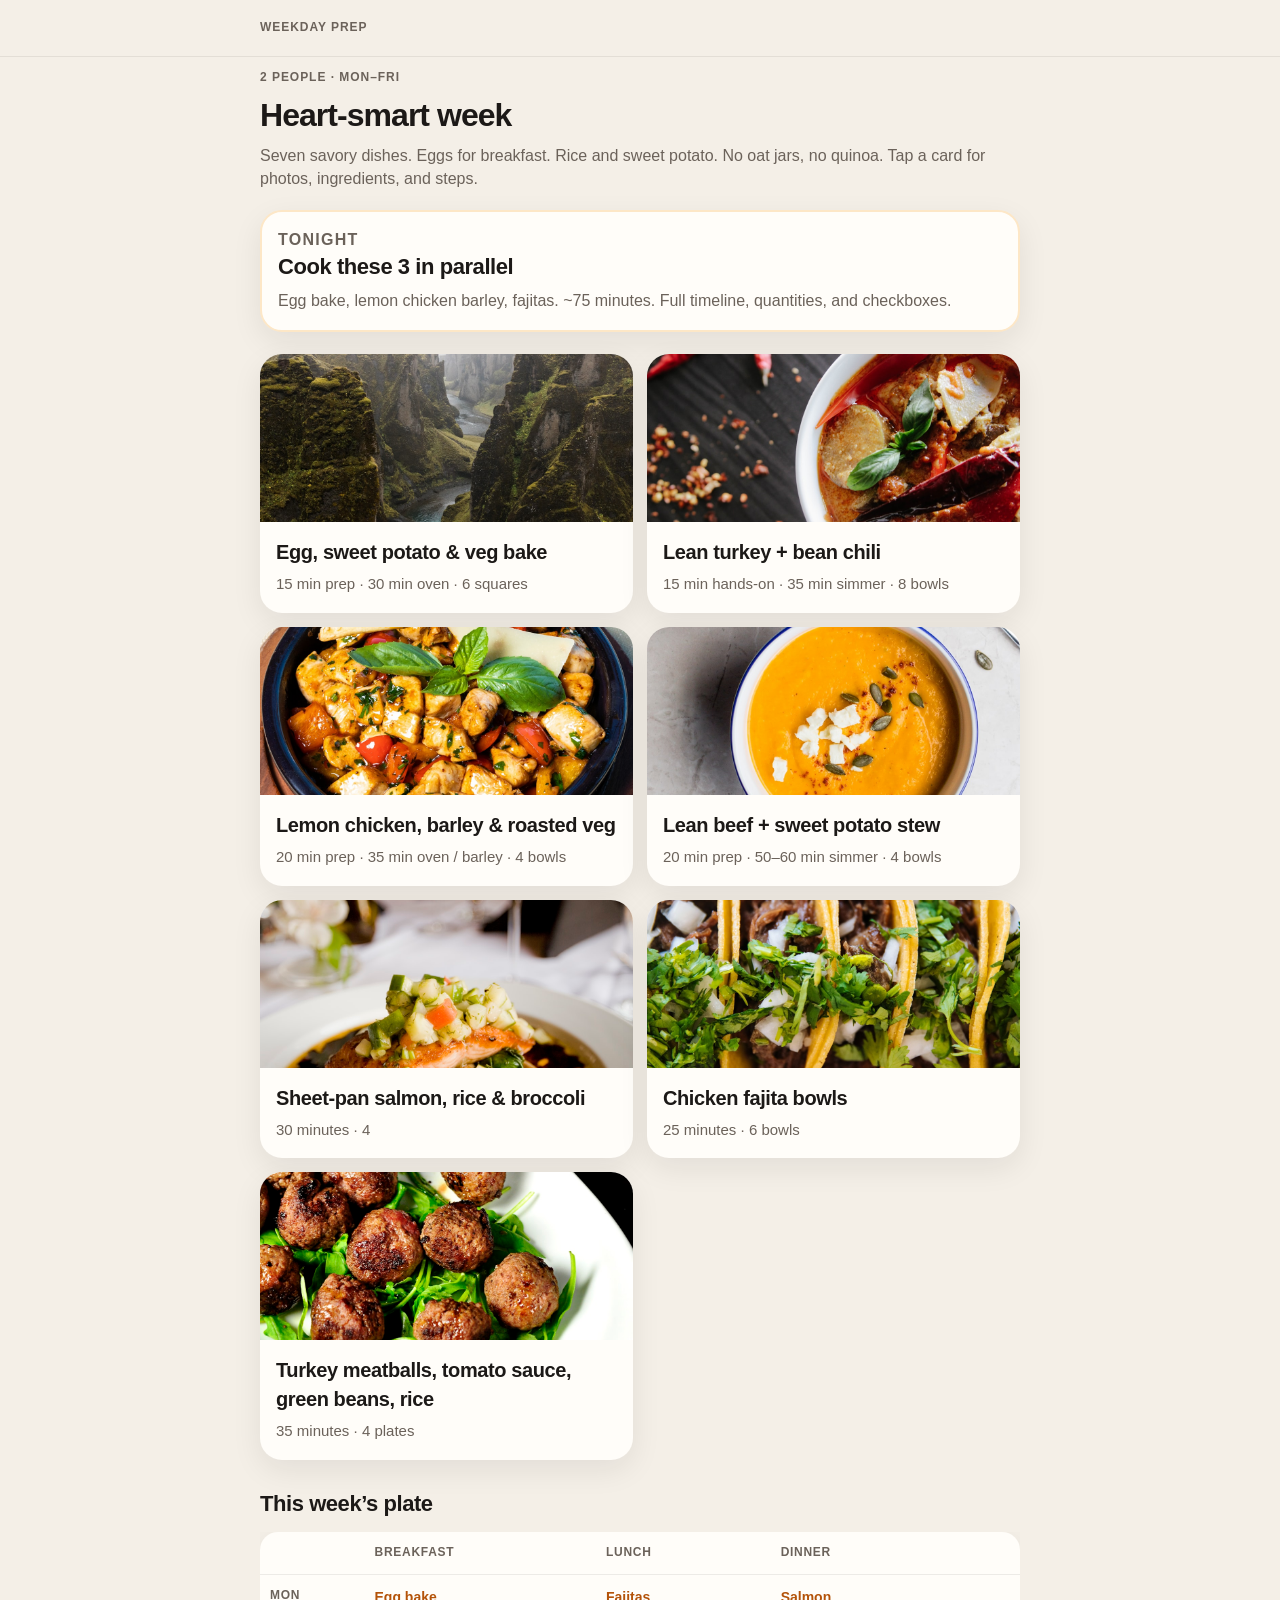
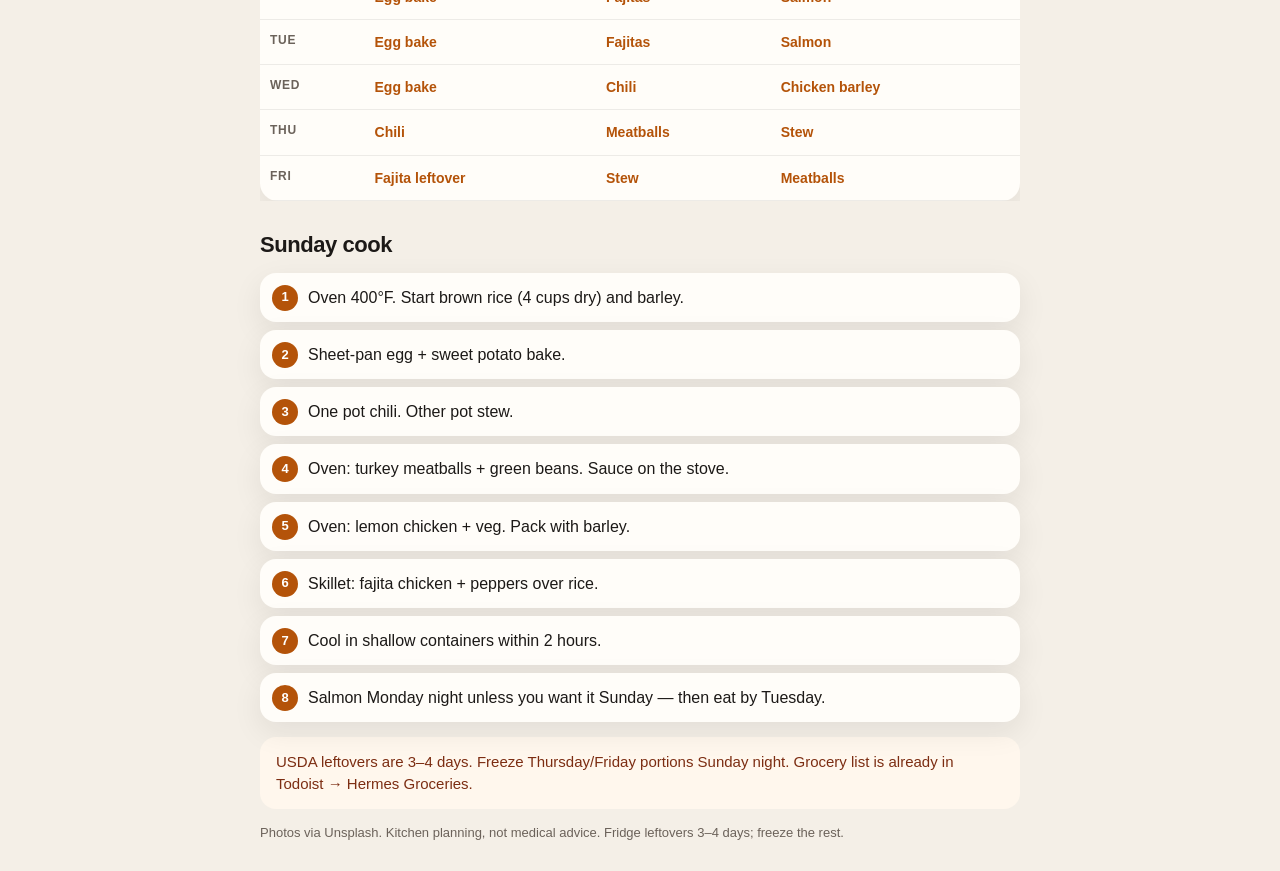
<file: index.html>
<!doctype html>
<html lang="en">
<head>
<meta charset="utf-8">
<meta name="viewport" content="width=device-width, initial-scale=1, viewport-fit=cover">
<meta name="theme-color" content="#f4efe7">
<meta name="apple-mobile-web-app-capable" content="yes">
<title>Heart-smart week</title>
<link rel="stylesheet" href="css/app.css">
</head>
<body>
<header class="app"><div class="wrap"><span class="kicker">Weekday prep</span></div></header>
<main class="wrap">

<p class="kicker">2 people · Mon–Fri</p>
<h1>Heart-smart week</h1>
<p class="lede">Seven savory dishes. Eggs for breakfast. Rice and sweet potato. No oat jars, no quinoa. Tap a card for photos, ingredients, and steps.</p>
<a class="card cook-now-link" href="cook-now.html">
  <div class="body">
    <p class="kicker">Tonight</p>
    <h3>Cook these 3 in parallel</h3>
    <p>Egg bake, lemon chicken barley, fajitas. ~75 minutes. Full timeline, quantities, and checkboxes.</p>
  </div>
</a>
<div class="grid cards">
<a class="recipe-card" href="recipes/egg-bake.html" style="text-decoration:none">
  <img src="images/egg-1.jpg" alt="Egg, sweet potato &amp; veg bake">
  <div class="body">
    <h3>Egg, sweet potato &amp; veg bake</h3>
    <p>15 min prep · 30 min oven · 6 squares</p>
  </div>
</a><a class="recipe-card" href="recipes/chili.html" style="text-decoration:none">
  <img src="images/chili-1.jpg" alt="Lean turkey + bean chili">
  <div class="body">
    <h3>Lean turkey + bean chili</h3>
    <p>15 min hands-on · 35 min simmer · 8 bowls</p>
  </div>
</a><a class="recipe-card" href="recipes/barley-bowls.html" style="text-decoration:none">
  <img src="images/barley-1.jpg" alt="Lemon chicken, barley &amp; roasted veg">
  <div class="body">
    <h3>Lemon chicken, barley &amp; roasted veg</h3>
    <p>20 min prep · 35 min oven / barley · 4 bowls</p>
  </div>
</a><a class="recipe-card" href="recipes/stew.html" style="text-decoration:none">
  <img src="images/stew-1.jpg" alt="Lean beef + sweet potato stew">
  <div class="body">
    <h3>Lean beef + sweet potato stew</h3>
    <p>20 min prep · 50–60 min simmer · 4 bowls</p>
  </div>
</a><a class="recipe-card" href="recipes/salmon.html" style="text-decoration:none">
  <img src="images/salmon-1.jpg" alt="Sheet-pan salmon, rice &amp; broccoli">
  <div class="body">
    <h3>Sheet-pan salmon, rice &amp; broccoli</h3>
    <p>30 minutes · 4</p>
  </div>
</a><a class="recipe-card" href="recipes/fajitas.html" style="text-decoration:none">
  <img src="images/fajita-1.jpg" alt="Chicken fajita bowls">
  <div class="body">
    <h3>Chicken fajita bowls</h3>
    <p>25 minutes · 6 bowls</p>
  </div>
</a><a class="recipe-card" href="recipes/meatballs.html" style="text-decoration:none">
  <img src="images/meatballs-1.jpg" alt="Turkey meatballs, tomato sauce, green beans, rice">
  <div class="body">
    <h3>Turkey meatballs, tomato sauce, green beans, rice</h3>
    <p>35 minutes · 4 plates</p>
  </div>
</a>
</div>
<h2>This week’s plate</h2>
<div style="overflow-x:auto">
<table class="week">
<thead><tr><th></th><th>Breakfast</th><th>Lunch</th><th>Dinner</th></tr></thead>
<tbody>
<tr><th>Mon</th><td><a href="recipes/egg-bake.html">Egg bake</a></td><td><a href="recipes/fajitas.html">Fajitas</a></td><td><a href="recipes/salmon.html">Salmon</a></td></tr>
<tr><th>Tue</th><td><a href="recipes/egg-bake.html">Egg bake</a></td><td><a href="recipes/fajitas.html">Fajitas</a></td><td><a href="recipes/salmon.html">Salmon</a></td></tr>
<tr><th>Wed</th><td><a href="recipes/egg-bake.html">Egg bake</a></td><td><a href="recipes/chili.html">Chili</a></td><td><a href="recipes/barley-bowls.html">Chicken barley</a></td></tr>
<tr><th>Thu</th><td><a href="recipes/chili.html">Chili</a></td><td><a href="recipes/meatballs.html">Meatballs</a></td><td><a href="recipes/stew.html">Stew</a></td></tr>
<tr><th>Fri</th><td><a href="recipes/fajitas.html">Fajita leftover</a></td><td><a href="recipes/stew.html">Stew</a></td><td><a href="recipes/meatballs.html">Meatballs</a></td></tr>
</tbody>
</table>
</div>
<h2>Sunday cook</h2>
<ol class="steps">
<li>Oven 400°F. Start brown rice (4 cups dry) and barley.</li>
<li>Sheet-pan egg + sweet potato bake.</li>
<li>One pot chili. Other pot stew.</li>
<li>Oven: turkey meatballs + green beans. Sauce on the stove.</li>
<li>Oven: lemon chicken + veg. Pack with barley.</li>
<li>Skillet: fajita chicken + peppers over rice.</li>
<li>Cool in shallow containers within 2 hours.</li>
<li>Salmon Monday night unless you want it Sunday — then eat by Tuesday.</li>
</ol>
<p class="note">USDA leftovers are 3–4 days. Freeze Thursday/Friday portions Sunday night. Grocery list is already in Todoist → Hermes Groceries.</p>

</main>
<footer class="wrap">Photos via Unsplash. Kitchen planning, not medical advice. Fridge leftovers 3–4 days; freeze the rest.</footer>
</body>
</html>
</file>
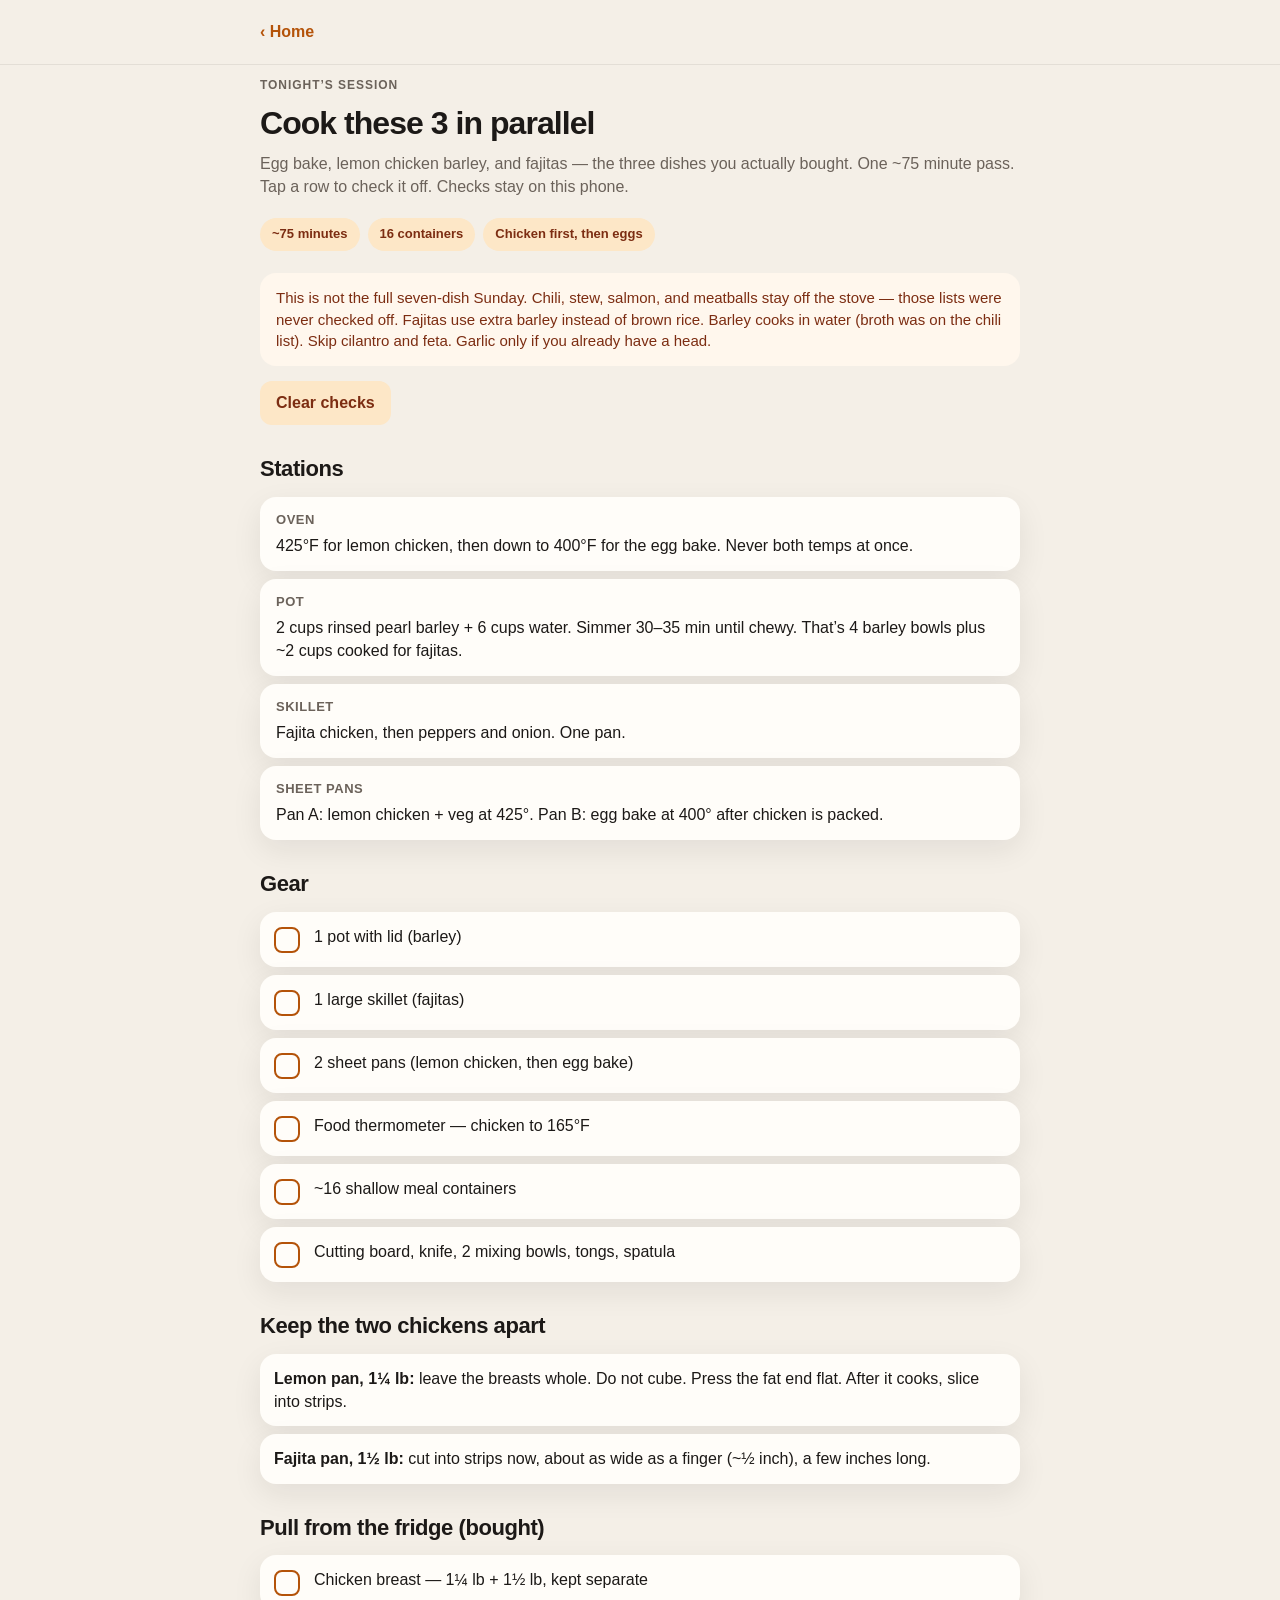
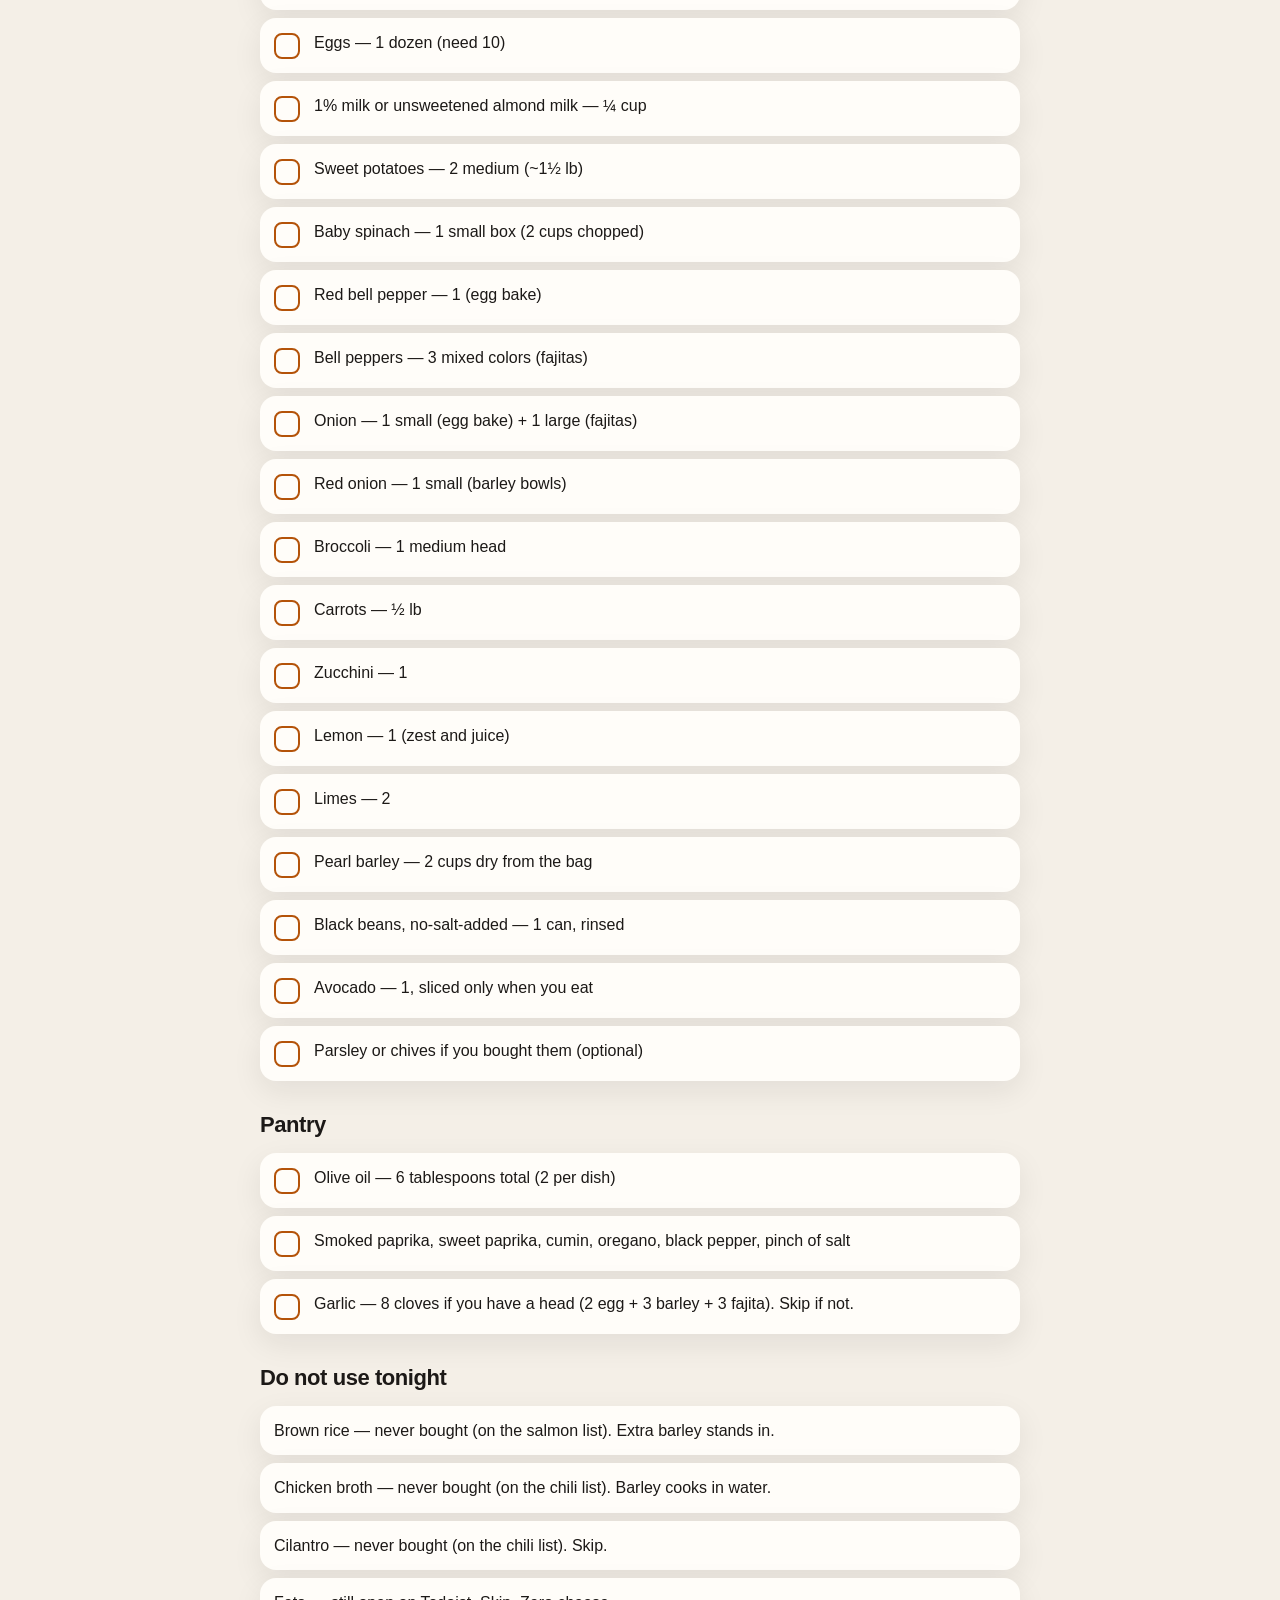
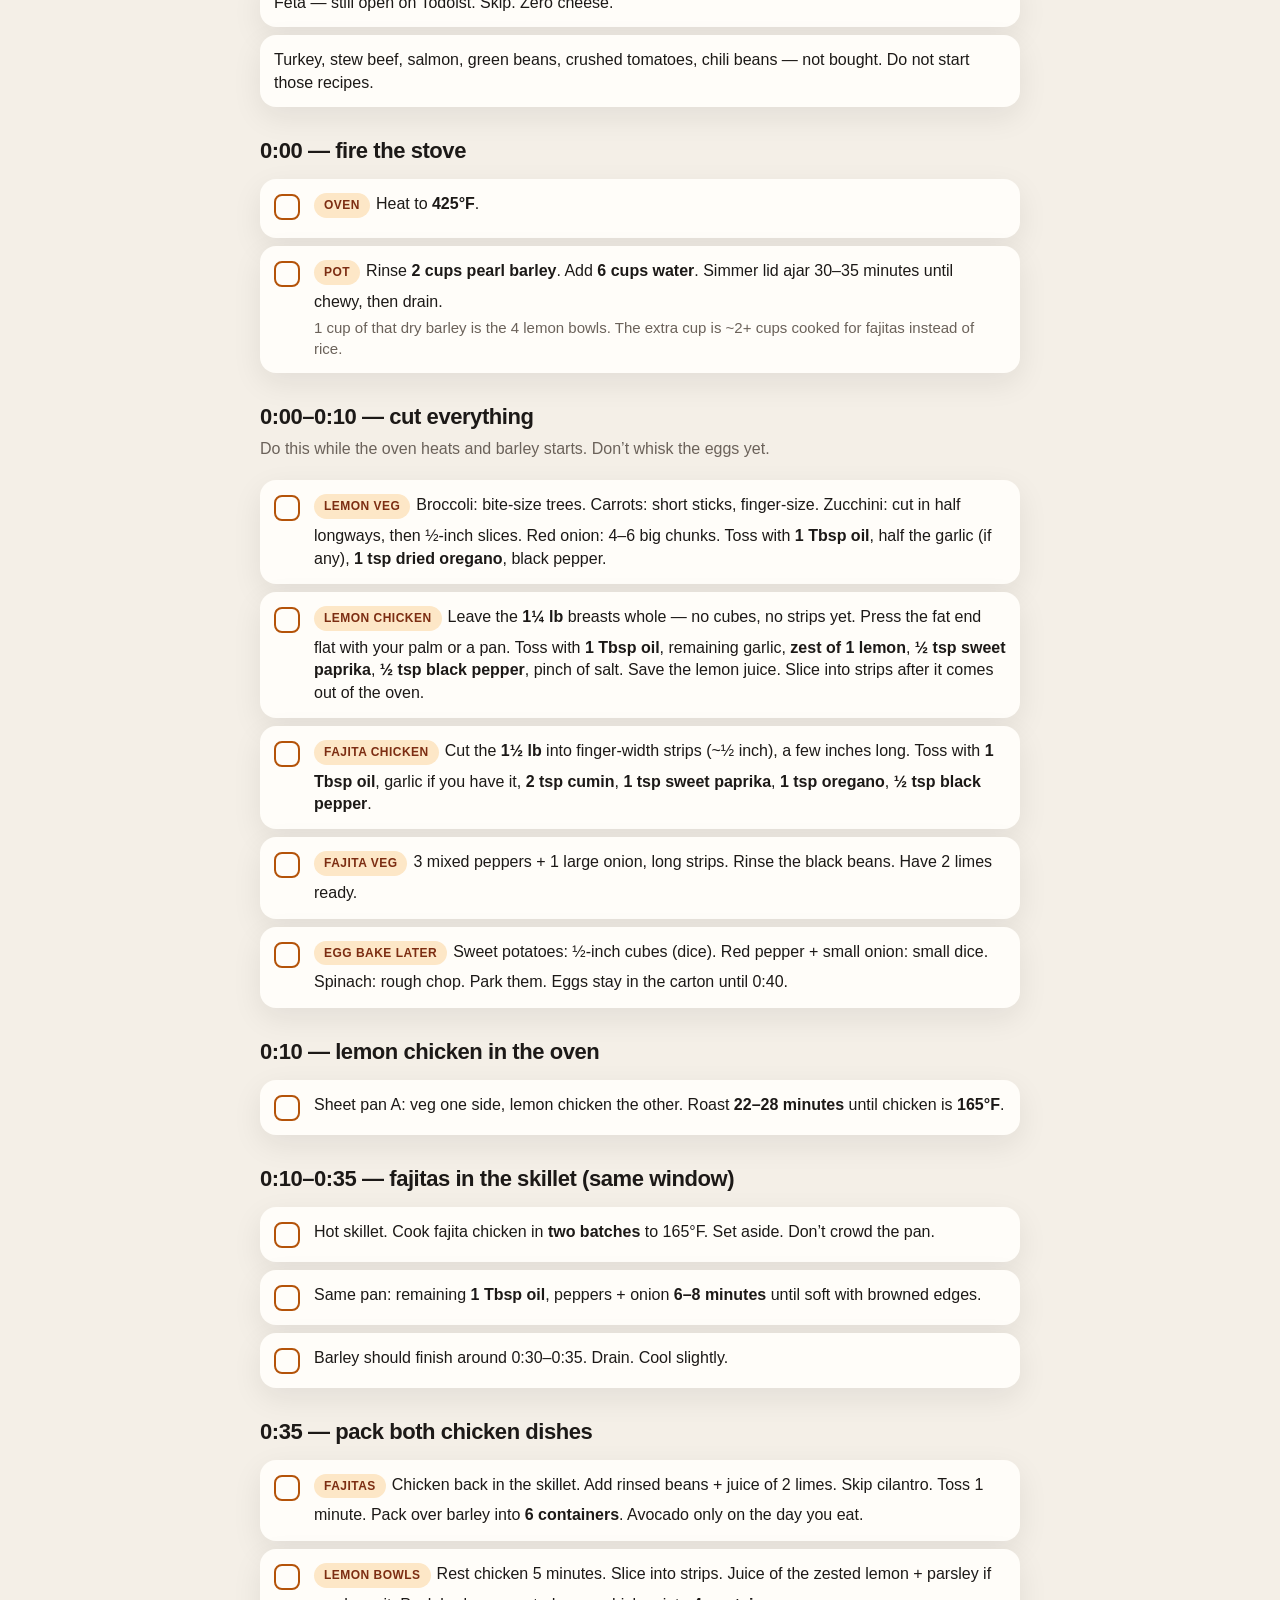
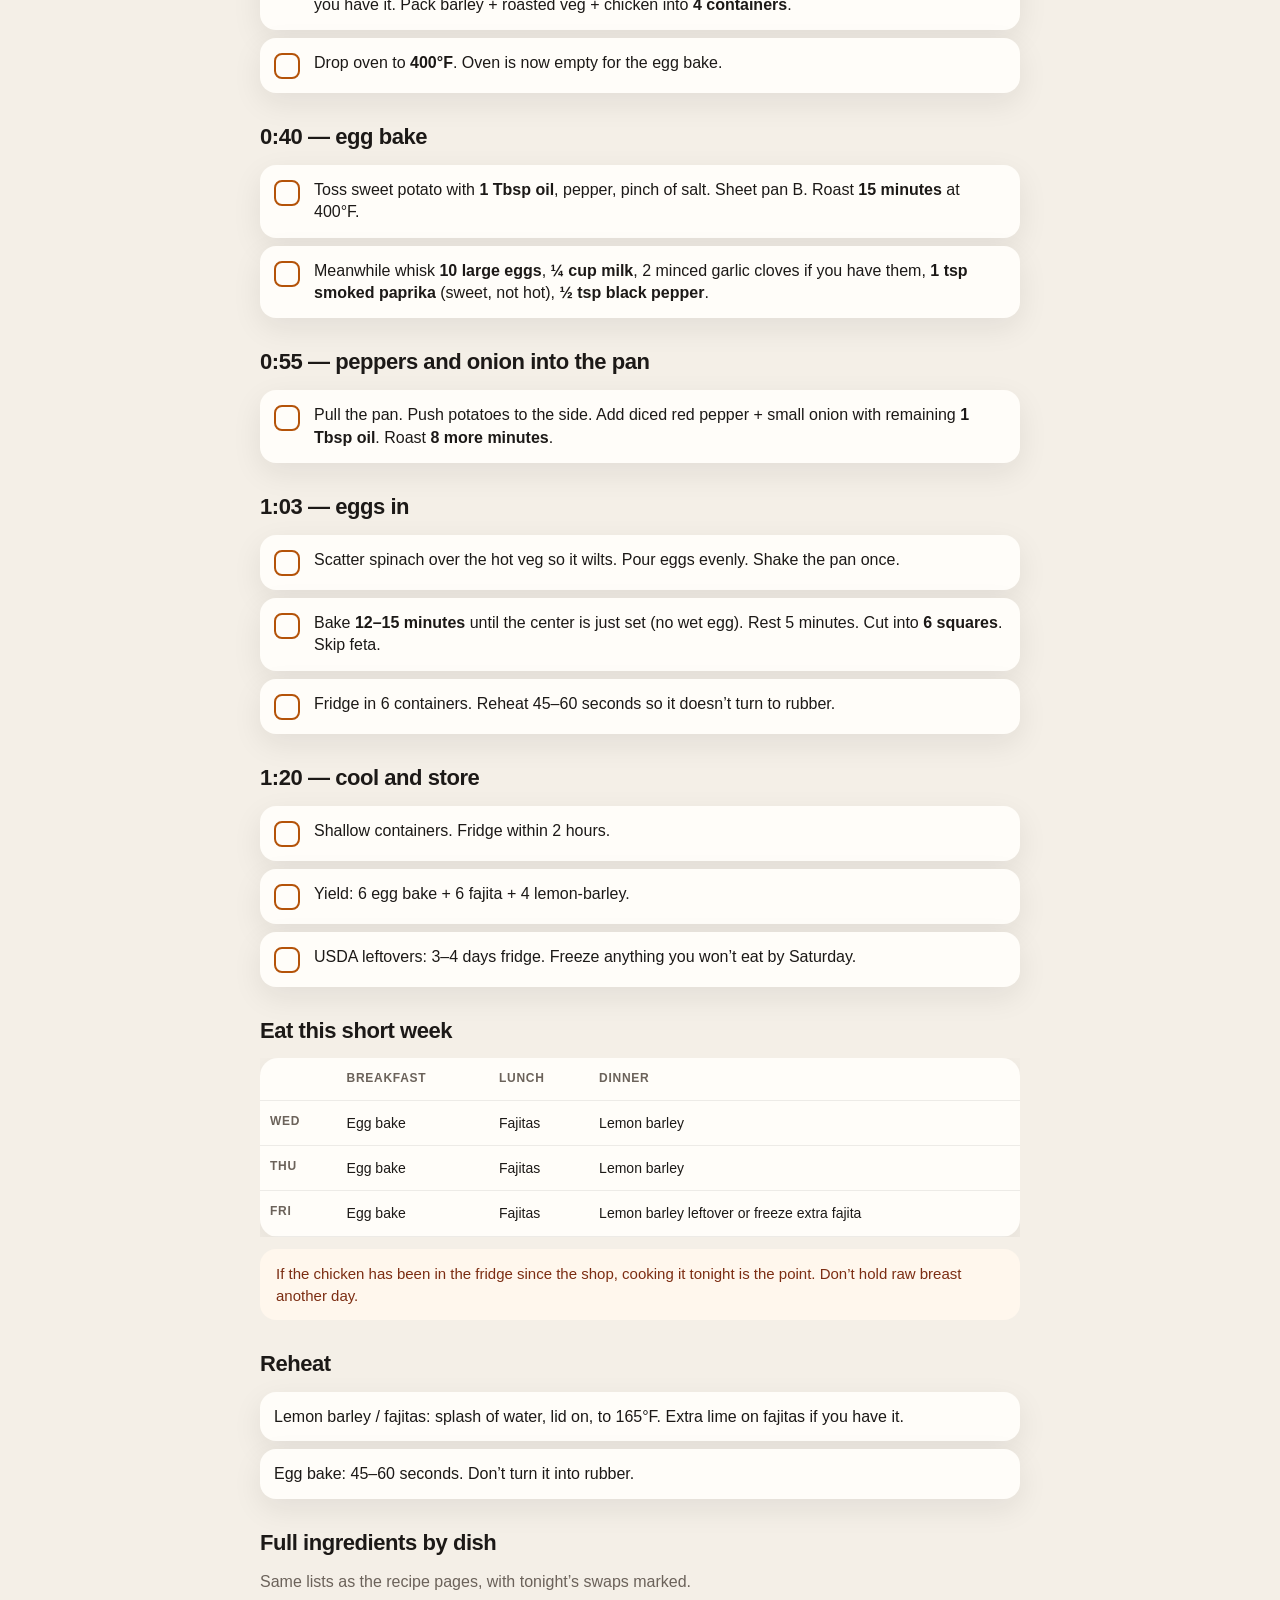
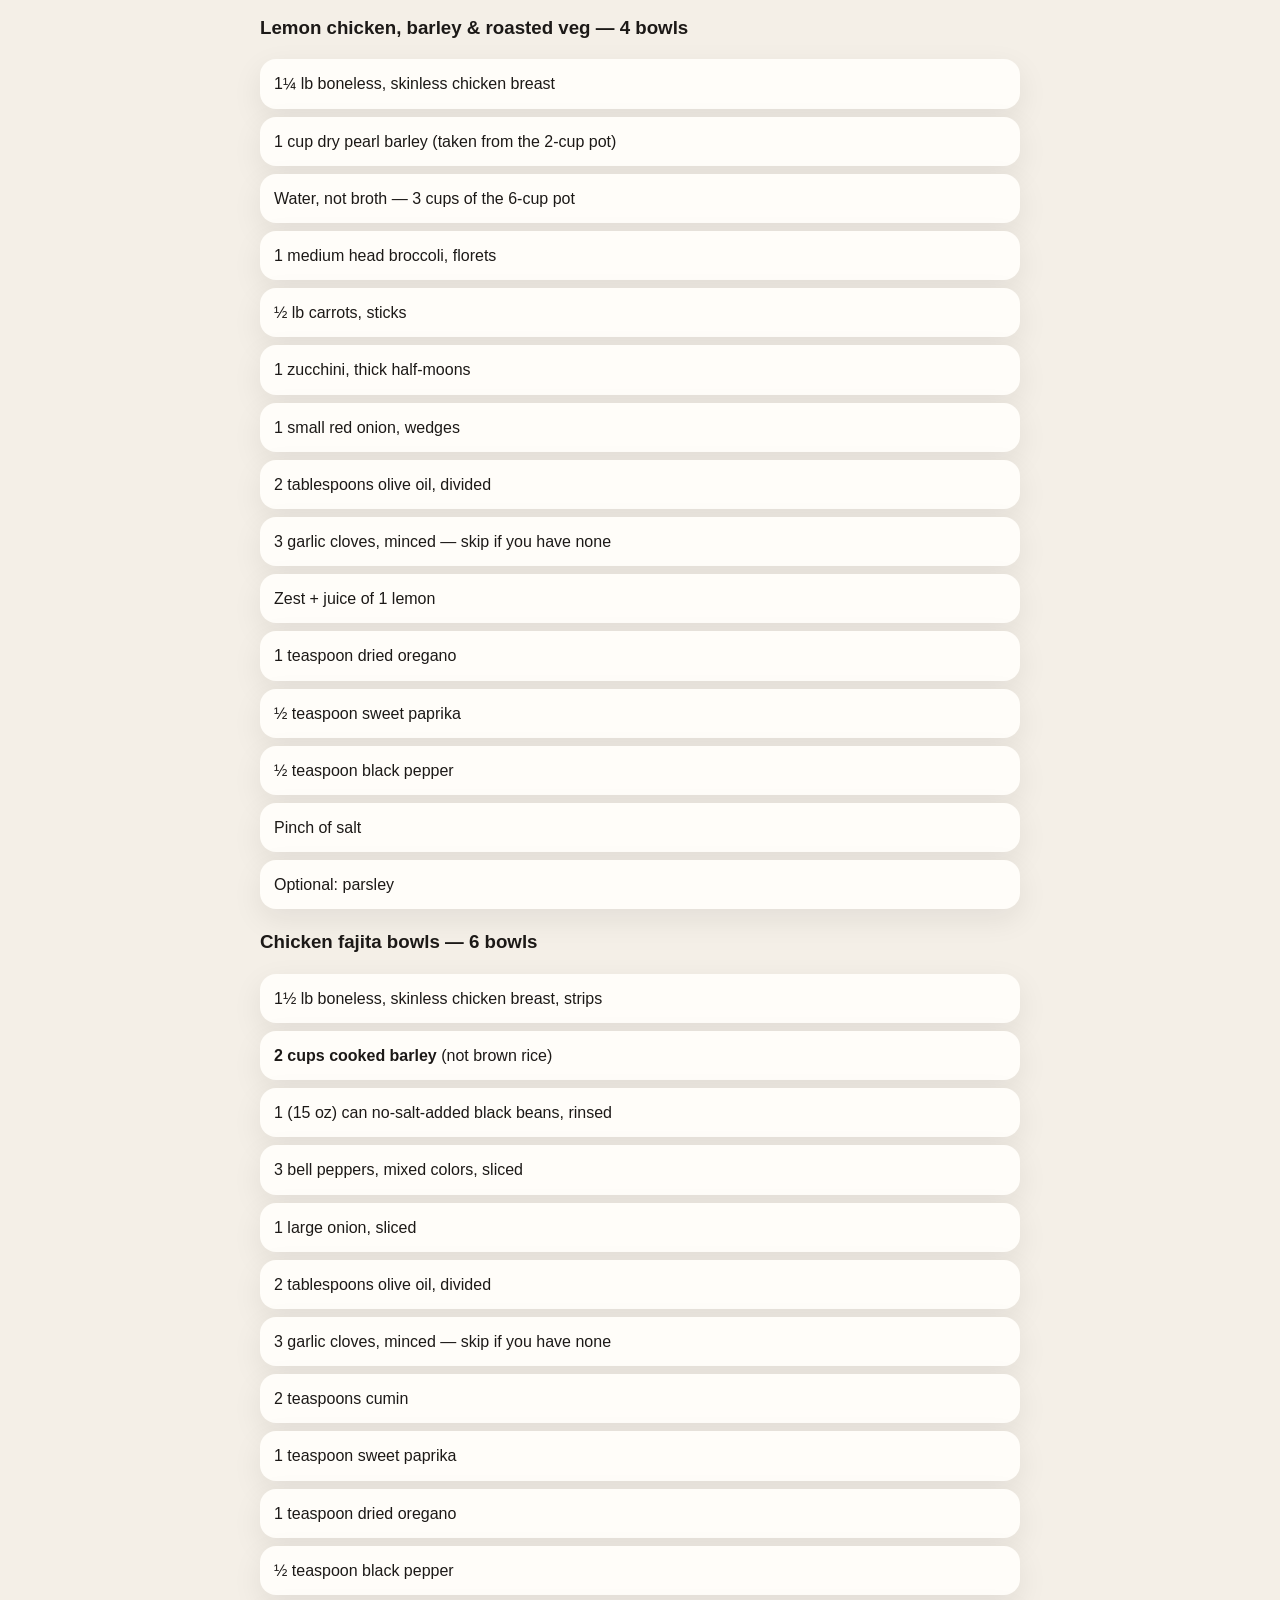
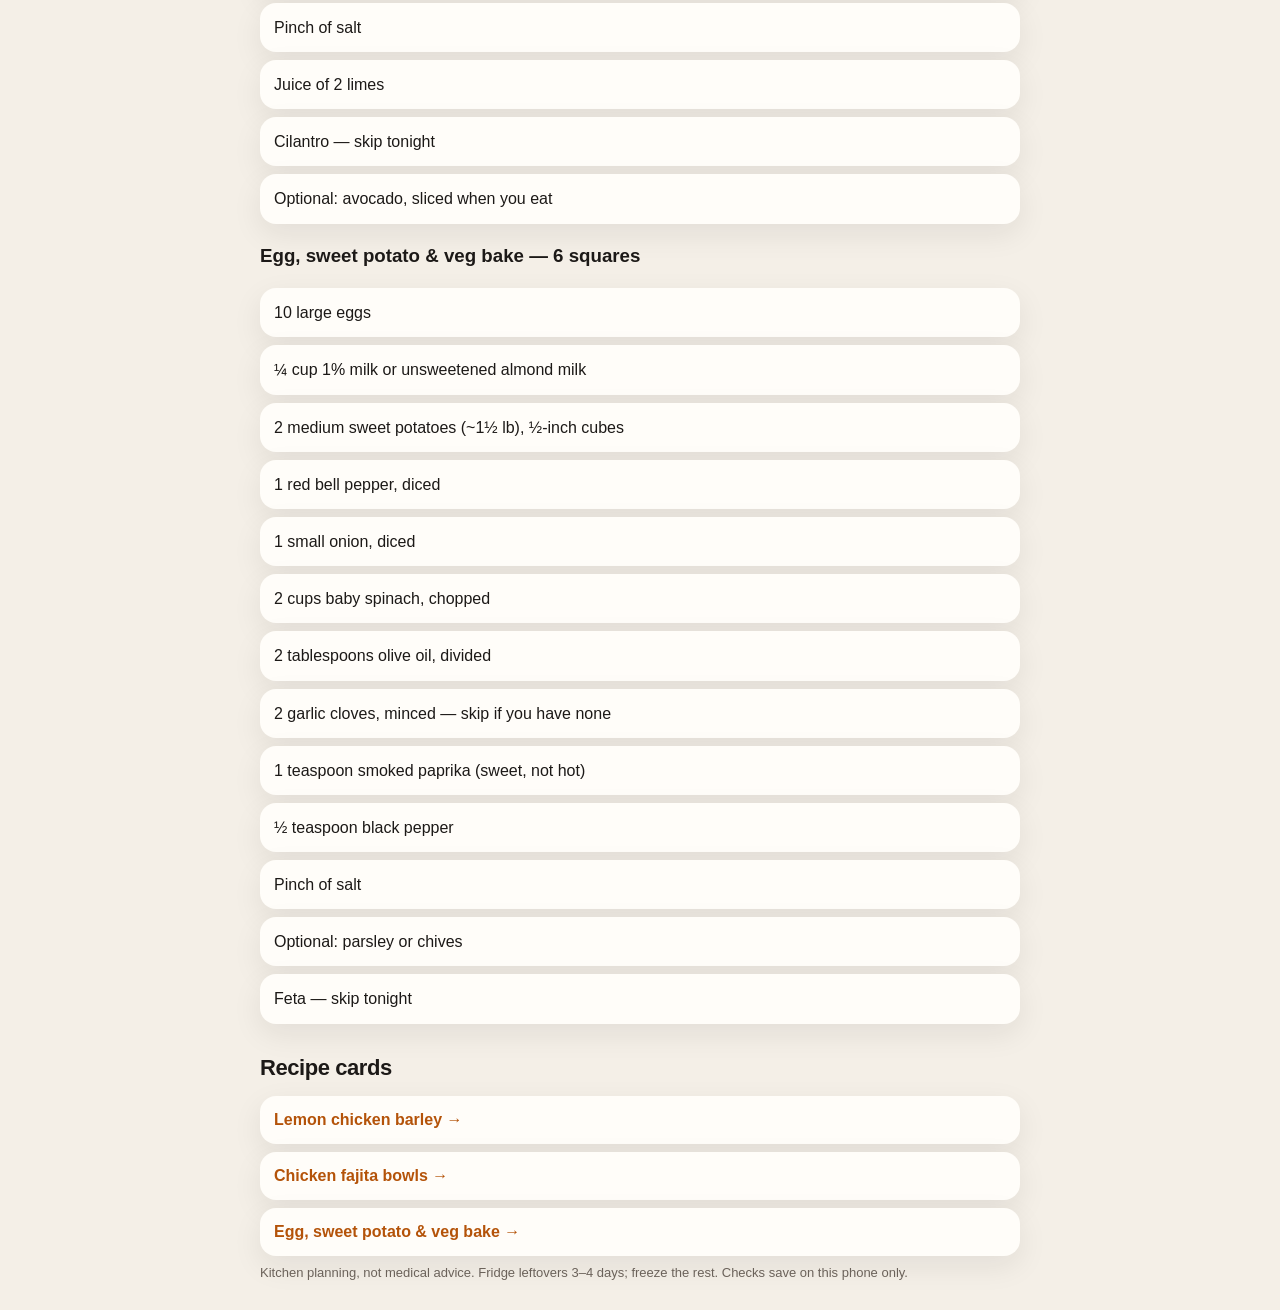
<file: cook-now.html>
<!doctype html>
<html lang="en">
<head>
<meta charset="utf-8">
<meta name="viewport" content="width=device-width, initial-scale=1, viewport-fit=cover">
<meta name="theme-color" content="#f4efe7">
<meta name="apple-mobile-web-app-capable" content="yes">
<title>Cook these 3 now</title>
<link rel="stylesheet" href="css/app.css">
</head>
<body>
<header class="app"><div class="wrap"><a class="back" href="index.html">‹ Home</a></div></header>
<main class="wrap">

<!-- cook-now-v20260909c -->
<p class="kicker">Tonight’s session</p>
<h1>Cook these 3 in parallel</h1>
<p class="lede">Egg bake, lemon chicken barley, and fajitas — the three dishes you actually bought. One ~75 minute pass. Tap a row to check it off. Checks stay on this phone.</p>

<div class="pills">
  <span class="pill">~75 minutes</span>
  <span class="pill">16 containers</span>
  <span class="pill">Chicken first, then eggs</span>
</div>

<p class="note">This is not the full seven-dish Sunday. Chili, stew, salmon, and meatballs stay off the stove — those lists were never checked off. Fajitas use extra barley instead of brown rice. Barley cooks in water (broth was on the chili list). Skip cilantro and feta. Garlic only if you already have a head.</p>

<div class="toolbar-row">
  <button type="button" class="reset" id="reset-checks">Clear checks</button>
</div>

<h2>Stations</h2>
<div class="station-grid">
  <div class="station"><b>Oven</b>425°F for lemon chicken, then down to 400°F for the egg bake. Never both temps at once.</div>
  <div class="station"><b>Pot</b>2 cups rinsed pearl barley + 6 cups water. Simmer 30–35 min until chewy. That’s 4 barley bowls plus ~2 cups cooked for fajitas.</div>
  <div class="station"><b>Skillet</b>Fajita chicken, then peppers and onion. One pan.</div>
  <div class="station"><b>Sheet pans</b>Pan A: lemon chicken + veg at 425°. Pan B: egg bake at 400° after chicken is packed.</div>
</div>

<h2>Gear</h2>
<ul class="check" data-group="gear">
  <li data-id="g1"><span class="box" aria-hidden="true"></span><span class="txt">1 pot with lid (barley)</span></li>
  <li data-id="g2"><span class="box" aria-hidden="true"></span><span class="txt">1 large skillet (fajitas)</span></li>
  <li data-id="g3"><span class="box" aria-hidden="true"></span><span class="txt">2 sheet pans (lemon chicken, then egg bake)</span></li>
  <li data-id="g4"><span class="box" aria-hidden="true"></span><span class="txt">Food thermometer — chicken to 165°F</span></li>
  <li data-id="g5"><span class="box" aria-hidden="true"></span><span class="txt">~16 shallow meal containers</span></li>
  <li data-id="g6"><span class="box" aria-hidden="true"></span><span class="txt">Cutting board, knife, 2 mixing bowls, tongs, spatula</span></li>
</ul>

<h2>Keep the two chickens apart</h2>
<ul class="ing">
  <li><b>Lemon pan, 1¼ lb:</b> leave the breasts whole. Do not cube. Press the fat end flat. After it cooks, slice into strips.</li>
  <li><b>Fajita pan, 1½ lb:</b> cut into strips now, about as wide as a finger (~½ inch), a few inches long.</li>
</ul>

<h2>Pull from the fridge (bought)</h2>
<ul class="check" data-group="have">
  <li data-id="h1"><span class="box" aria-hidden="true"></span><span class="txt">Chicken breast — 1¼ lb + 1½ lb, kept separate</span></li>
  <li data-id="h2"><span class="box" aria-hidden="true"></span><span class="txt">Eggs — 1 dozen (need 10)</span></li>
  <li data-id="h3"><span class="box" aria-hidden="true"></span><span class="txt">1% milk or unsweetened almond milk — ¼ cup</span></li>
  <li data-id="h4"><span class="box" aria-hidden="true"></span><span class="txt">Sweet potatoes — 2 medium (~1½ lb)</span></li>
  <li data-id="h5"><span class="box" aria-hidden="true"></span><span class="txt">Baby spinach — 1 small box (2 cups chopped)</span></li>
  <li data-id="h6"><span class="box" aria-hidden="true"></span><span class="txt">Red bell pepper — 1 (egg bake)</span></li>
  <li data-id="h7"><span class="box" aria-hidden="true"></span><span class="txt">Bell peppers — 3 mixed colors (fajitas)</span></li>
  <li data-id="h8"><span class="box" aria-hidden="true"></span><span class="txt">Onion — 1 small (egg bake) + 1 large (fajitas)</span></li>
  <li data-id="h9"><span class="box" aria-hidden="true"></span><span class="txt">Red onion — 1 small (barley bowls)</span></li>
  <li data-id="h10"><span class="box" aria-hidden="true"></span><span class="txt">Broccoli — 1 medium head</span></li>
  <li data-id="h11"><span class="box" aria-hidden="true"></span><span class="txt">Carrots — ½ lb</span></li>
  <li data-id="h12"><span class="box" aria-hidden="true"></span><span class="txt">Zucchini — 1</span></li>
  <li data-id="h13"><span class="box" aria-hidden="true"></span><span class="txt">Lemon — 1 (zest and juice)</span></li>
  <li data-id="h14"><span class="box" aria-hidden="true"></span><span class="txt">Limes — 2</span></li>
  <li data-id="h15"><span class="box" aria-hidden="true"></span><span class="txt">Pearl barley — 2 cups dry from the bag</span></li>
  <li data-id="h16"><span class="box" aria-hidden="true"></span><span class="txt">Black beans, no-salt-added — 1 can, rinsed</span></li>
  <li data-id="h17"><span class="box" aria-hidden="true"></span><span class="txt">Avocado — 1, sliced only when you eat</span></li>
  <li data-id="h18"><span class="box" aria-hidden="true"></span><span class="txt">Parsley or chives if you bought them (optional)</span></li>
</ul>

<h2>Pantry</h2>
<ul class="check" data-group="pantry">
  <li data-id="p1"><span class="box" aria-hidden="true"></span><span class="txt">Olive oil — 6 tablespoons total (2 per dish)</span></li>
  <li data-id="p2"><span class="box" aria-hidden="true"></span><span class="txt">Smoked paprika, sweet paprika, cumin, oregano, black pepper, pinch of salt</span></li>
  <li data-id="p3"><span class="box" aria-hidden="true"></span><span class="txt">Garlic — 8 cloves if you have a head (2 egg + 3 barley + 3 fajita). Skip if not.</span></li>
</ul>

<h2>Do not use tonight</h2>
<ul class="ing">
  <li>Brown rice — never bought (on the salmon list). Extra barley stands in.</li>
  <li>Chicken broth — never bought (on the chili list). Barley cooks in water.</li>
  <li>Cilantro — never bought (on the chili list). Skip.</li>
  <li>Feta — still open on Todoist. Skip. Zero cheese.</li>
  <li>Turkey, stew beef, salmon, green beans, crushed tomatoes, chili beans — not bought. Do not start those recipes.</li>
</ul>

<h2>0:00 — fire the stove</h2>
<ul class="check" data-group="t00">
  <li data-id="t00a"><span class="box" aria-hidden="true"></span><span class="txt"><span class="when">Oven</span>Heat to <b>425°F</b>.</span></li>
  <li data-id="t00b"><span class="box" aria-hidden="true"></span><span class="txt"><span class="when">Pot</span>Rinse <b>2 cups pearl barley</b>. Add <b>6 cups water</b>. Simmer lid ajar 30–35 minutes until chewy, then drain.<span class="sub">1 cup of that dry barley is the 4 lemon bowls. The extra cup is ~2+ cups cooked for fajitas instead of rice.</span></span></li>
</ul>

<h2>0:00–0:10 — cut everything</h2>
<p class="lede" style="margin-top:-8px">Do this while the oven heats and barley starts. Don’t whisk the eggs yet.</p>
<ul class="check" data-group="prep">
  <li data-id="pr1"><span class="box" aria-hidden="true"></span><span class="txt"><span class="when">Lemon veg</span>Broccoli: bite-size trees. Carrots: short sticks, finger-size. Zucchini: cut in half longways, then ½-inch slices. Red onion: 4–6 big chunks. Toss with <b>1 Tbsp oil</b>, half the garlic (if any), <b>1 tsp dried oregano</b>, black pepper.</span></li>
  <li data-id="pr2"><span class="box" aria-hidden="true"></span><span class="txt"><span class="when">Lemon chicken</span>Leave the <b>1¼ lb</b> breasts whole — no cubes, no strips yet. Press the fat end flat with your palm or a pan. Toss with <b>1 Tbsp oil</b>, remaining garlic, <b>zest of 1 lemon</b>, <b>½ tsp sweet paprika</b>, <b>½ tsp black pepper</b>, pinch of salt. Save the lemon juice. Slice into strips after it comes out of the oven.</span></li>
  <li data-id="pr3"><span class="box" aria-hidden="true"></span><span class="txt"><span class="when">Fajita chicken</span>Cut the <b>1½ lb</b> into finger-width strips (~½ inch), a few inches long. Toss with <b>1 Tbsp oil</b>, garlic if you have it, <b>2 tsp cumin</b>, <b>1 tsp sweet paprika</b>, <b>1 tsp oregano</b>, <b>½ tsp black pepper</b>.</span></li>
  <li data-id="pr4"><span class="box" aria-hidden="true"></span><span class="txt"><span class="when">Fajita veg</span>3 mixed peppers + 1 large onion, long strips. Rinse the black beans. Have 2 limes ready.</span></li>
  <li data-id="pr5"><span class="box" aria-hidden="true"></span><span class="txt"><span class="when">Egg bake later</span>Sweet potatoes: ½-inch cubes (dice). Red pepper + small onion: small dice. Spinach: rough chop. Park them. Eggs stay in the carton until 0:40.</span></li>
</ul>

<h2>0:10 — lemon chicken in the oven</h2>
<ul class="check" data-group="t10">
  <li data-id="t10a"><span class="box" aria-hidden="true"></span><span class="txt">Sheet pan A: veg one side, lemon chicken the other. Roast <b>22–28 minutes</b> until chicken is <b>165°F</b>.</span></li>
</ul>

<h2>0:10–0:35 — fajitas in the skillet (same window)</h2>
<ul class="check" data-group="t10s">
  <li data-id="t10b"><span class="box" aria-hidden="true"></span><span class="txt">Hot skillet. Cook fajita chicken in <b>two batches</b> to 165°F. Set aside. Don’t crowd the pan.</span></li>
  <li data-id="t10c"><span class="box" aria-hidden="true"></span><span class="txt">Same pan: remaining <b>1 Tbsp oil</b>, peppers + onion <b>6–8 minutes</b> until soft with browned edges.</span></li>
  <li data-id="t10d"><span class="box" aria-hidden="true"></span><span class="txt">Barley should finish around 0:30–0:35. Drain. Cool slightly.</span></li>
</ul>

<h2>0:35 — pack both chicken dishes</h2>
<ul class="check" data-group="t35">
  <li data-id="t35a"><span class="box" aria-hidden="true"></span><span class="txt"><span class="when">Fajitas</span>Chicken back in the skillet. Add rinsed beans + juice of 2 limes. Skip cilantro. Toss 1 minute. Pack over barley into <b>6 containers</b>. Avocado only on the day you eat.</span></li>
  <li data-id="t35b"><span class="box" aria-hidden="true"></span><span class="txt"><span class="when">Lemon bowls</span>Rest chicken 5 minutes. Slice into strips. Juice of the zested lemon + parsley if you have it. Pack barley + roasted veg + chicken into <b>4 containers</b>.</span></li>
  <li data-id="t35c"><span class="box" aria-hidden="true"></span><span class="txt">Drop oven to <b>400°F</b>. Oven is now empty for the egg bake.</span></li>
</ul>

<h2>0:40 — egg bake</h2>
<ul class="check" data-group="t40">
  <li data-id="t40a"><span class="box" aria-hidden="true"></span><span class="txt">Toss sweet potato with <b>1 Tbsp oil</b>, pepper, pinch of salt. Sheet pan B. Roast <b>15 minutes</b> at 400°F.</span></li>
  <li data-id="t40b"><span class="box" aria-hidden="true"></span><span class="txt">Meanwhile whisk <b>10 large eggs</b>, <b>¼ cup milk</b>, 2 minced garlic cloves if you have them, <b>1 tsp smoked paprika</b> (sweet, not hot), <b>½ tsp black pepper</b>.</span></li>
</ul>

<h2>0:55 — peppers and onion into the pan</h2>
<ul class="check" data-group="t55">
  <li data-id="t55a"><span class="box" aria-hidden="true"></span><span class="txt">Pull the pan. Push potatoes to the side. Add diced red pepper + small onion with remaining <b>1 Tbsp oil</b>. Roast <b>8 more minutes</b>.</span></li>
</ul>

<h2>1:03 — eggs in</h2>
<ul class="check" data-group="t63">
  <li data-id="t63a"><span class="box" aria-hidden="true"></span><span class="txt">Scatter spinach over the hot veg so it wilts. Pour eggs evenly. Shake the pan once.</span></li>
  <li data-id="t63b"><span class="box" aria-hidden="true"></span><span class="txt">Bake <b>12–15 minutes</b> until the center is just set (no wet egg). Rest 5 minutes. Cut into <b>6 squares</b>. Skip feta.</span></li>
  <li data-id="t63c"><span class="box" aria-hidden="true"></span><span class="txt">Fridge in 6 containers. Reheat 45–60 seconds so it doesn’t turn to rubber.</span></li>
</ul>

<h2>1:20 — cool and store</h2>
<ul class="check" data-group="done">
  <li data-id="d1"><span class="box" aria-hidden="true"></span><span class="txt">Shallow containers. Fridge within 2 hours.</span></li>
  <li data-id="d2"><span class="box" aria-hidden="true"></span><span class="txt">Yield: 6 egg bake + 6 fajita + 4 lemon-barley.</span></li>
  <li data-id="d3"><span class="box" aria-hidden="true"></span><span class="txt">USDA leftovers: 3–4 days fridge. Freeze anything you won’t eat by Saturday.</span></li>
</ul>

<h2>Eat this short week</h2>
<div style="overflow-x:auto">
<table class="week">
<thead><tr><th></th><th>Breakfast</th><th>Lunch</th><th>Dinner</th></tr></thead>
<tbody>
<tr><th>Wed</th><td>Egg bake</td><td>Fajitas</td><td>Lemon barley</td></tr>
<tr><th>Thu</th><td>Egg bake</td><td>Fajitas</td><td>Lemon barley</td></tr>
<tr><th>Fri</th><td>Egg bake</td><td>Fajitas</td><td>Lemon barley leftover or freeze extra fajita</td></tr>
</tbody>
</table>
</div>
<p class="note" style="margin-top:12px">If the chicken has been in the fridge since the shop, cooking it tonight is the point. Don’t hold raw breast another day.</p>

<h2>Reheat</h2>
<ul class="ing">
  <li>Lemon barley / fajitas: splash of water, lid on, to 165°F. Extra lime on fajitas if you have it.</li>
  <li>Egg bake: 45–60 seconds. Don’t turn it into rubber.</li>
</ul>

<h2>Full ingredients by dish</h2>
<p class="lede">Same lists as the recipe pages, with tonight’s swaps marked.</p>

<h3>Lemon chicken, barley &amp; roasted veg — 4 bowls</h3>
<ul class="ing">
  <li>1¼ lb boneless, skinless chicken breast</li>
  <li>1 cup dry pearl barley (taken from the 2-cup pot)</li>
  <li>Water, not broth — 3 cups of the 6-cup pot</li>
  <li>1 medium head broccoli, florets</li>
  <li>½ lb carrots, sticks</li>
  <li>1 zucchini, thick half-moons</li>
  <li>1 small red onion, wedges</li>
  <li>2 tablespoons olive oil, divided</li>
  <li>3 garlic cloves, minced — skip if you have none</li>
  <li>Zest + juice of 1 lemon</li>
  <li>1 teaspoon dried oregano</li>
  <li>½ teaspoon sweet paprika</li>
  <li>½ teaspoon black pepper</li>
  <li>Pinch of salt</li>
  <li>Optional: parsley</li>
</ul>

<h3>Chicken fajita bowls — 6 bowls</h3>
<ul class="ing">
  <li>1½ lb boneless, skinless chicken breast, strips</li>
  <li><b>2 cups cooked barley</b> (not brown rice)</li>
  <li>1 (15 oz) can no-salt-added black beans, rinsed</li>
  <li>3 bell peppers, mixed colors, sliced</li>
  <li>1 large onion, sliced</li>
  <li>2 tablespoons olive oil, divided</li>
  <li>3 garlic cloves, minced — skip if you have none</li>
  <li>2 teaspoons cumin</li>
  <li>1 teaspoon sweet paprika</li>
  <li>1 teaspoon dried oregano</li>
  <li>½ teaspoon black pepper</li>
  <li>Pinch of salt</li>
  <li>Juice of 2 limes</li>
  <li>Cilantro — skip tonight</li>
  <li>Optional: avocado, sliced when you eat</li>
</ul>

<h3>Egg, sweet potato &amp; veg bake — 6 squares</h3>
<ul class="ing">
  <li>10 large eggs</li>
  <li>¼ cup 1% milk or unsweetened almond milk</li>
  <li>2 medium sweet potatoes (~1½ lb), ½-inch cubes</li>
  <li>1 red bell pepper, diced</li>
  <li>1 small onion, diced</li>
  <li>2 cups baby spinach, chopped</li>
  <li>2 tablespoons olive oil, divided</li>
  <li>2 garlic cloves, minced — skip if you have none</li>
  <li>1 teaspoon smoked paprika (sweet, not hot)</li>
  <li>½ teaspoon black pepper</li>
  <li>Pinch of salt</li>
  <li>Optional: parsley or chives</li>
  <li>Feta — skip tonight</li>
</ul>

<h2>Recipe cards</h2>
<div class="dish-links">
  <a href="recipes/barley-bowls.html">Lemon chicken barley →</a>
  <a href="recipes/fajitas.html">Chicken fajita bowls →</a>
  <a href="recipes/egg-bake.html">Egg, sweet potato &amp; veg bake →</a>
</div>

</main>
<footer class="wrap">Kitchen planning, not medical advice. Fridge leftovers 3–4 days; freeze the rest. Checks save on this phone only.</footer>
<script>
(function () {
  var KEY = 'cook-now-v20260909';
  var state = {};
  try { state = JSON.parse(localStorage.getItem(KEY) || '{}') || {}; } catch (e) { state = {}; }
  function paint(li) {
    var on = !!state[li.getAttribute('data-id')];
    li.classList.toggle('on', on);
    li.setAttribute('aria-checked', on ? 'true' : 'false');
  }
  document.querySelectorAll('.check li[data-id]').forEach(function (li) {
    li.setAttribute('role', 'checkbox');
    li.setAttribute('tabindex', '0');
    paint(li);
    function toggle() {
      var id = li.getAttribute('data-id');
      state[id] = !state[id];
      try { localStorage.setItem(KEY, JSON.stringify(state)); } catch (e) {}
      paint(li);
    }
    li.addEventListener('click', toggle);
    li.addEventListener('keydown', function (e) {
      if (e.key === 'Enter' || e.key === ' ') { e.preventDefault(); toggle(); }
    });
  });
  var reset = document.getElementById('reset-checks');
  if (reset) {
    reset.addEventListener('click', function () {
      state = {};
      try { localStorage.removeItem(KEY); } catch (e) {}
      document.querySelectorAll('.check li[data-id]').forEach(paint);
    });
  }
})();
</script>
</body>
</html>
</file>
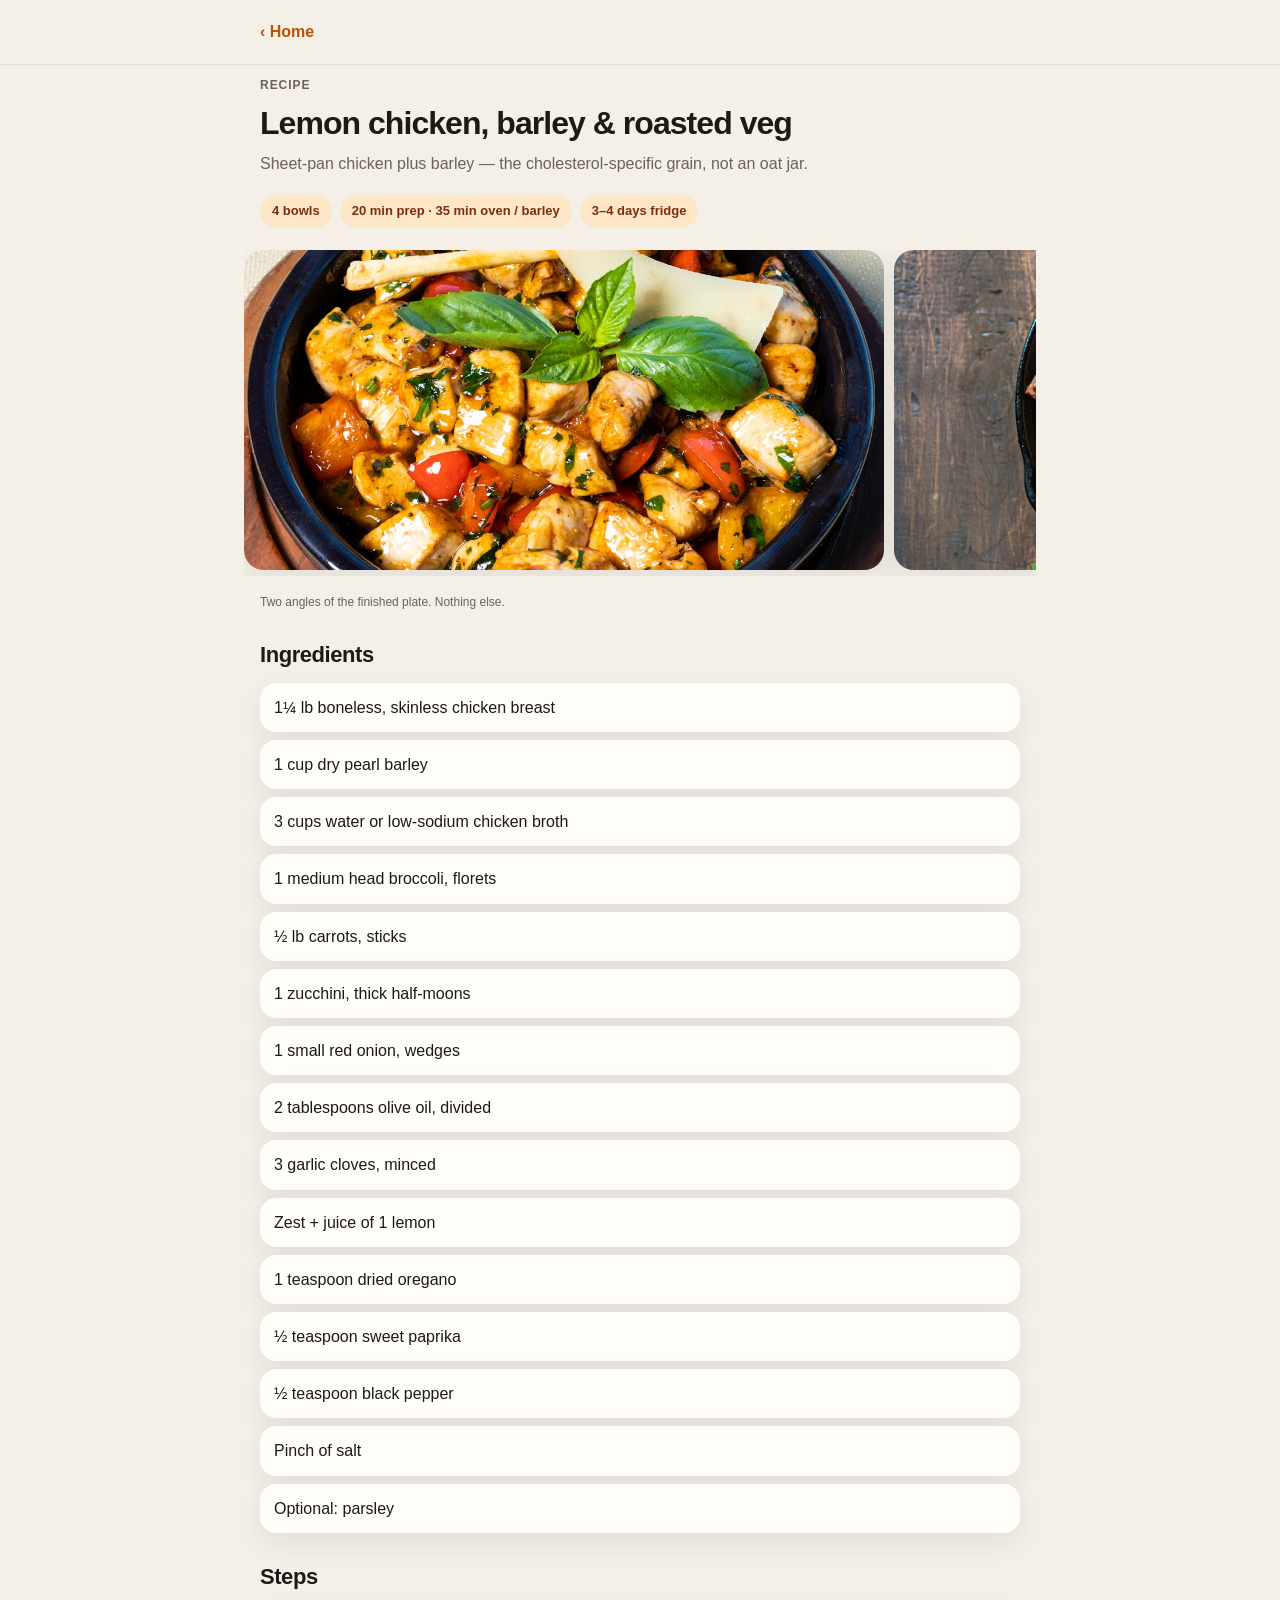
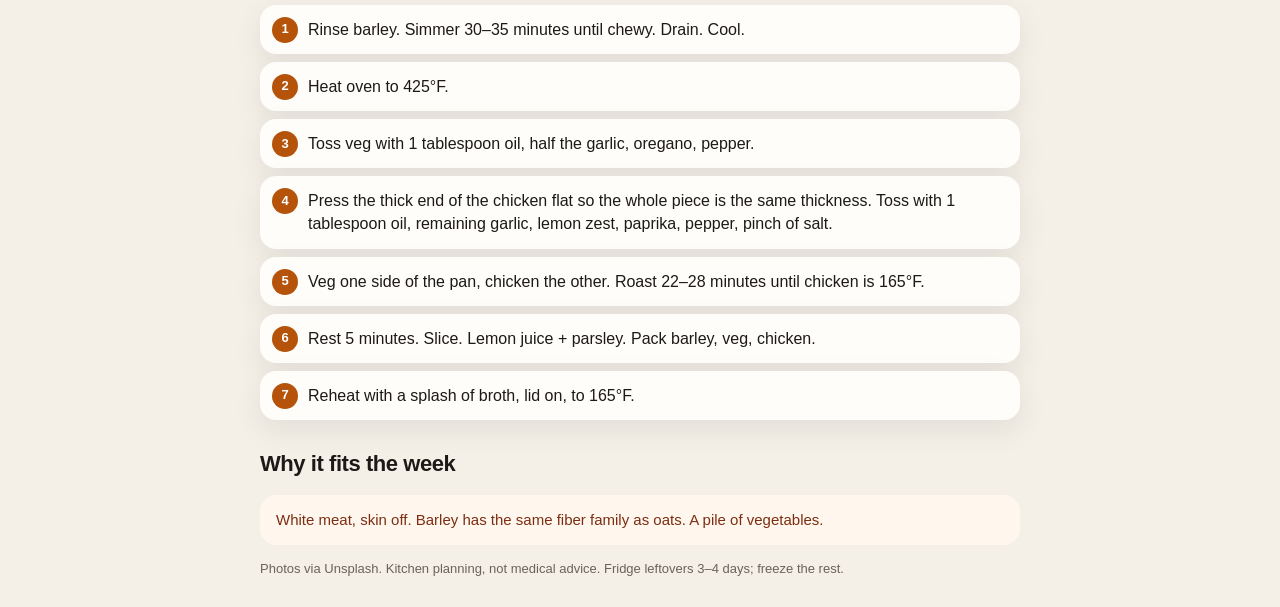
<file: recipes/barley-bowls.html>
<!doctype html>
<html lang="en">
<head>
<meta charset="utf-8">
<meta name="viewport" content="width=device-width, initial-scale=1, viewport-fit=cover">
<meta name="theme-color" content="#f4efe7">
<meta name="apple-mobile-web-app-capable" content="yes">
<title>Lemon chicken, barley &amp; roasted veg</title>
<link rel="stylesheet" href="../css/app.css">
</head>
<body>
<header class="app"><div class="wrap"><a class="back" href="../index.html">‹ Home</a></div></header>
<main class="wrap">

<p class="kicker">Recipe</p>
<h1>Lemon chicken, barley &amp; roasted veg</h1>
<p class="lede">Sheet-pan chicken plus barley — the cholesterol-specific grain, not an oat jar.</p>
<div class="pills">
  <span class="pill">4 bowls</span>
  <span class="pill">20 min prep · 35 min oven / barley</span>
  <span class="pill">3–4 days fridge</span>
</div>
<div class="gallery">
<img src="../images/barley-1.jpg" alt="Finished dish">
<img src="../images/barley-2.jpg" alt="Finished dish, second angle">
</div>
<p class="photo-credit">Two angles of the finished plate. Nothing else.</p>
<h2>Ingredients</h2>
<ul class="ing"><li>1¼ lb boneless, skinless chicken breast</li>
<li>1 cup dry pearl barley</li>
<li>3 cups water or low-sodium chicken broth</li>
<li>1 medium head broccoli, florets</li>
<li>½ lb carrots, sticks</li>
<li>1 zucchini, thick half-moons</li>
<li>1 small red onion, wedges</li>
<li>2 tablespoons olive oil, divided</li>
<li>3 garlic cloves, minced</li>
<li>Zest + juice of 1 lemon</li>
<li>1 teaspoon dried oregano</li>
<li>½ teaspoon sweet paprika</li>
<li>½ teaspoon black pepper</li>
<li>Pinch of salt</li>
<li>Optional: parsley</li></ul>
<h2>Steps</h2>
<ol class="steps"><li>Rinse barley. Simmer 30–35 minutes until chewy. Drain. Cool.</li>
<li>Heat oven to 425°F.</li>
<li>Toss veg with 1 tablespoon oil, half the garlic, oregano, pepper.</li>
<li>Press the thick end of the chicken flat so the whole piece is the same thickness. Toss with 1 tablespoon oil, remaining garlic, lemon zest, paprika, pepper, pinch of salt.</li>
<li>Veg one side of the pan, chicken the other. Roast 22–28 minutes until chicken is 165°F.</li>
<li>Rest 5 minutes. Slice. Lemon juice + parsley. Pack barley, veg, chicken.</li>
<li>Reheat with a splash of broth, lid on, to 165°F.</li></ol>
<h2>Why it fits the week</h2>
<p class="note">White meat, skin off. Barley has the same fiber family as oats. A pile of vegetables.</p>

</main>
<footer class="wrap">Photos via Unsplash. Kitchen planning, not medical advice. Fridge leftovers 3–4 days; freeze the rest.</footer>
</body>
</html>
</file>
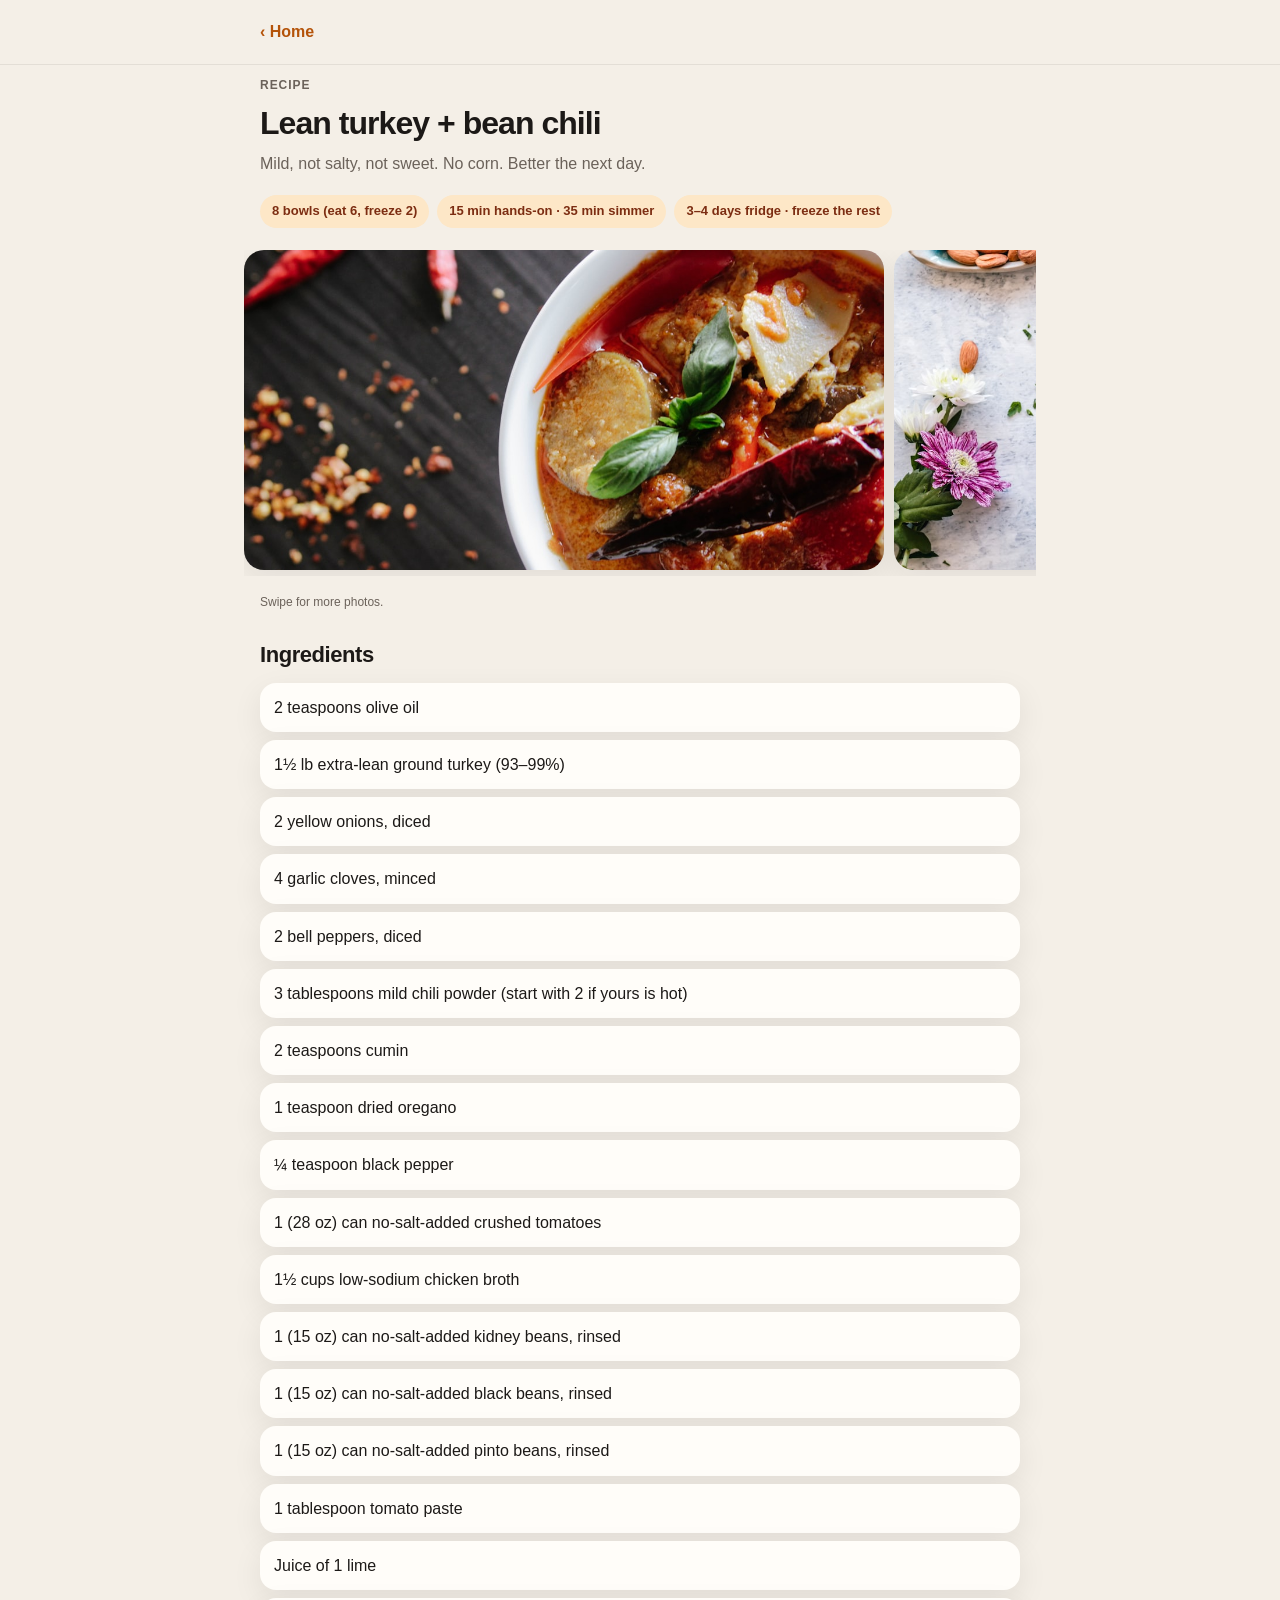
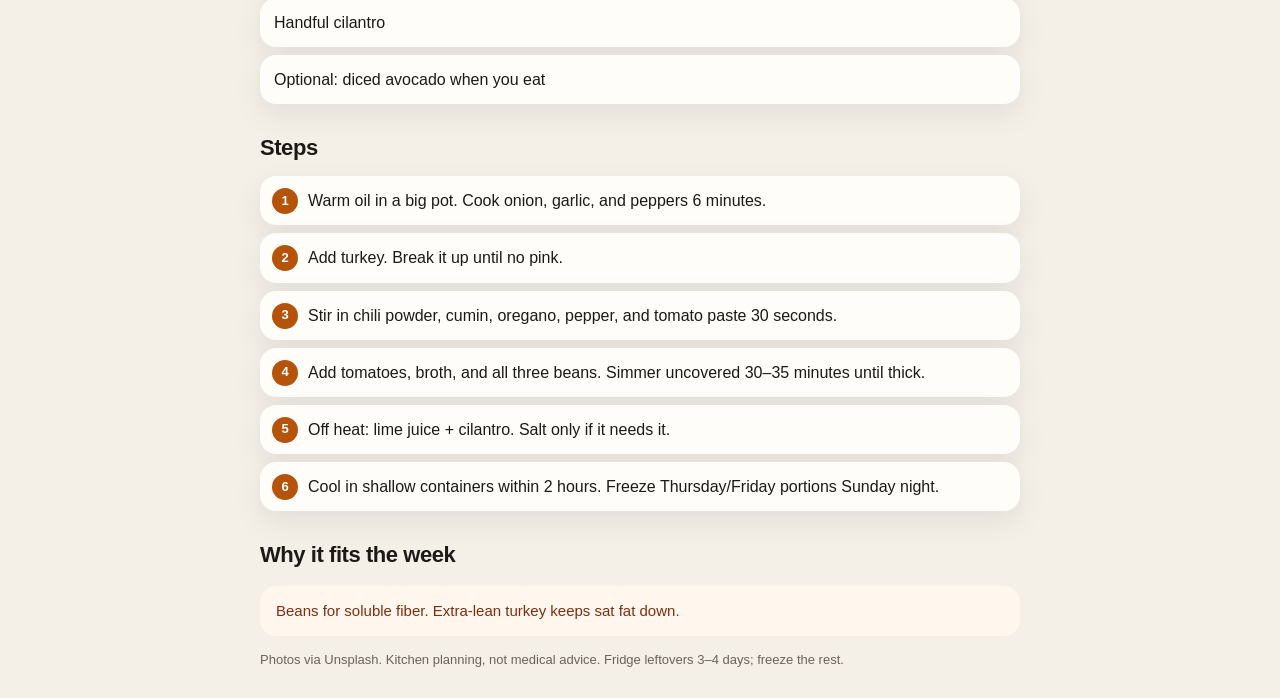
<file: recipes/chili.html>
<!doctype html>
<html lang="en">
<head>
<meta charset="utf-8">
<meta name="viewport" content="width=device-width, initial-scale=1, viewport-fit=cover">
<meta name="theme-color" content="#f4efe7">
<meta name="apple-mobile-web-app-capable" content="yes">
<title>Lean turkey + bean chili</title>
<link rel="stylesheet" href="../css/app.css">
</head>
<body>
<header class="app"><div class="wrap"><a class="back" href="../index.html">‹ Home</a></div></header>
<main class="wrap">

<p class="kicker">Recipe</p>
<h1>Lean turkey + bean chili</h1>
<p class="lede">Mild, not salty, not sweet. No corn. Better the next day.</p>
<div class="pills">
  <span class="pill">8 bowls (eat 6, freeze 2)</span>
  <span class="pill">15 min hands-on · 35 min simmer</span>
  <span class="pill">3–4 days fridge · freeze the rest</span>
</div>
<div class="gallery"><img src="../images/chili-1.jpg" alt="Lean turkey + bean chili 1">
<img src="../images/chili-2.jpg" alt="Lean turkey + bean chili 2">
<img src="../images/chili-3.jpg" alt="Lean turkey + bean chili 3"></div>
<p class="photo-credit">Swipe for more photos.</p>
<h2>Ingredients</h2>
<ul class="ing"><li>2 teaspoons olive oil</li>
<li>1½ lb extra-lean ground turkey (93–99%)</li>
<li>2 yellow onions, diced</li>
<li>4 garlic cloves, minced</li>
<li>2 bell peppers, diced</li>
<li>3 tablespoons mild chili powder (start with 2 if yours is hot)</li>
<li>2 teaspoons cumin</li>
<li>1 teaspoon dried oregano</li>
<li>¼ teaspoon black pepper</li>
<li>1 (28 oz) can no-salt-added crushed tomatoes</li>
<li>1½ cups low-sodium chicken broth</li>
<li>1 (15 oz) can no-salt-added kidney beans, rinsed</li>
<li>1 (15 oz) can no-salt-added black beans, rinsed</li>
<li>1 (15 oz) can no-salt-added pinto beans, rinsed</li>
<li>1 tablespoon tomato paste</li>
<li>Juice of 1 lime</li>
<li>Handful cilantro</li>
<li>Optional: diced avocado when you eat</li></ul>
<h2>Steps</h2>
<ol class="steps"><li>Warm oil in a big pot. Cook onion, garlic, and peppers 6 minutes.</li>
<li>Add turkey. Break it up until no pink.</li>
<li>Stir in chili powder, cumin, oregano, pepper, and tomato paste 30 seconds.</li>
<li>Add tomatoes, broth, and all three beans. Simmer uncovered 30–35 minutes until thick.</li>
<li>Off heat: lime juice + cilantro. Salt only if it needs it.</li>
<li>Cool in shallow containers within 2 hours. Freeze Thursday/Friday portions Sunday night.</li></ol>
<h2>Why it fits the week</h2>
<p class="note">Beans for soluble fiber. Extra-lean turkey keeps sat fat down.</p>

</main>
<footer class="wrap">Photos via Unsplash. Kitchen planning, not medical advice. Fridge leftovers 3–4 days; freeze the rest.</footer>
</body>
</html>
</file>
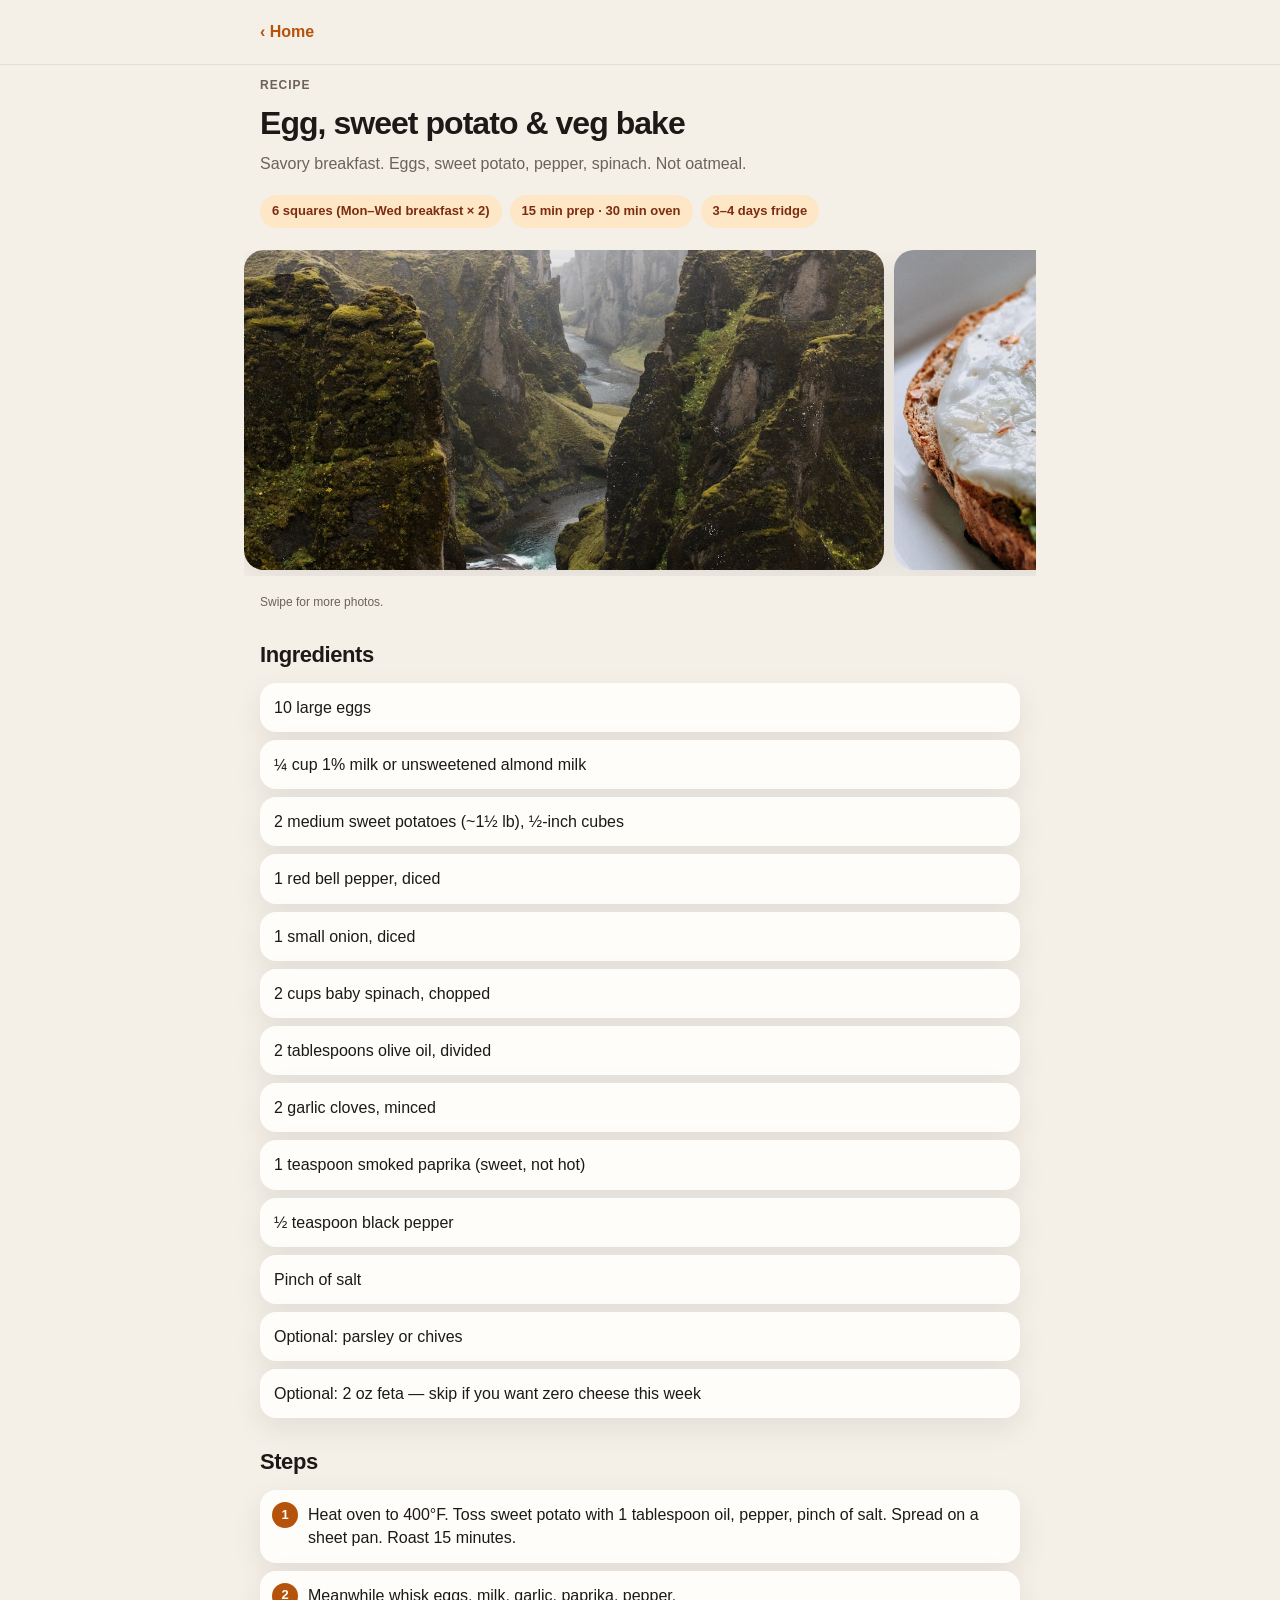
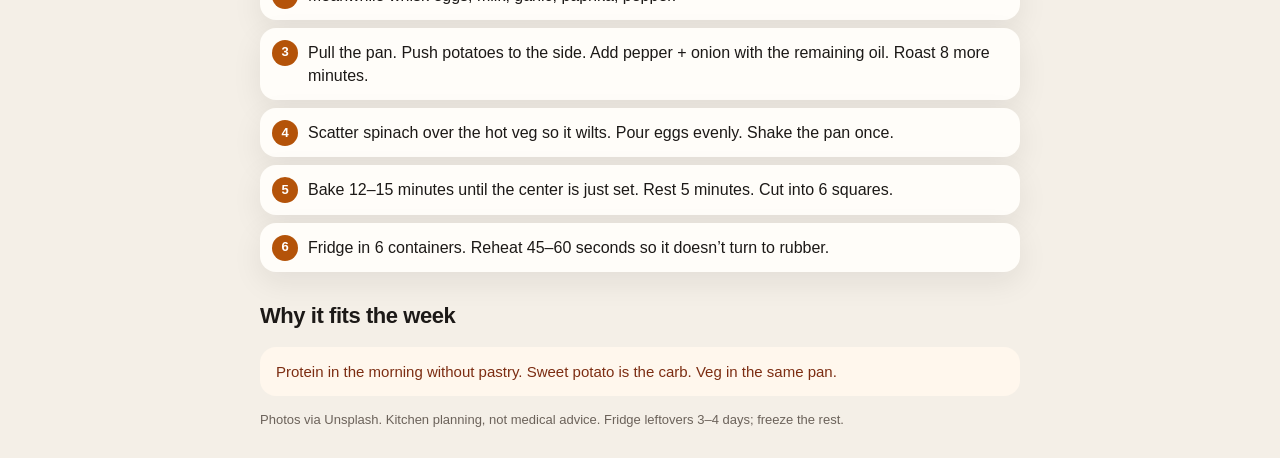
<file: recipes/egg-bake.html>
<!doctype html>
<html lang="en">
<head>
<meta charset="utf-8">
<meta name="viewport" content="width=device-width, initial-scale=1, viewport-fit=cover">
<meta name="theme-color" content="#f4efe7">
<meta name="apple-mobile-web-app-capable" content="yes">
<title>Egg, sweet potato &amp; veg bake</title>
<link rel="stylesheet" href="../css/app.css">
</head>
<body>
<header class="app"><div class="wrap"><a class="back" href="../index.html">‹ Home</a></div></header>
<main class="wrap">

<p class="kicker">Recipe</p>
<h1>Egg, sweet potato &amp; veg bake</h1>
<p class="lede">Savory breakfast. Eggs, sweet potato, pepper, spinach. Not oatmeal.</p>
<div class="pills">
  <span class="pill">6 squares (Mon–Wed breakfast × 2)</span>
  <span class="pill">15 min prep · 30 min oven</span>
  <span class="pill">3–4 days fridge</span>
</div>
<div class="gallery"><img src="../images/egg-1.jpg" alt="Egg, sweet potato &amp; veg bake 1">
<img src="../images/egg-2.jpg" alt="Egg, sweet potato &amp; veg bake 2">
<img src="../images/egg-3.jpg" alt="Egg, sweet potato &amp; veg bake 3"></div>
<p class="photo-credit">Swipe for more photos.</p>
<h2>Ingredients</h2>
<ul class="ing"><li>10 large eggs</li>
<li>¼ cup 1% milk or unsweetened almond milk</li>
<li>2 medium sweet potatoes (~1½ lb), ½-inch cubes</li>
<li>1 red bell pepper, diced</li>
<li>1 small onion, diced</li>
<li>2 cups baby spinach, chopped</li>
<li>2 tablespoons olive oil, divided</li>
<li>2 garlic cloves, minced</li>
<li>1 teaspoon smoked paprika (sweet, not hot)</li>
<li>½ teaspoon black pepper</li>
<li>Pinch of salt</li>
<li>Optional: parsley or chives</li>
<li>Optional: 2 oz feta — skip if you want zero cheese this week</li></ul>
<h2>Steps</h2>
<ol class="steps"><li>Heat oven to 400°F. Toss sweet potato with 1 tablespoon oil, pepper, pinch of salt. Spread on a sheet pan. Roast 15 minutes.</li>
<li>Meanwhile whisk eggs, milk, garlic, paprika, pepper.</li>
<li>Pull the pan. Push potatoes to the side. Add pepper + onion with the remaining oil. Roast 8 more minutes.</li>
<li>Scatter spinach over the hot veg so it wilts. Pour eggs evenly. Shake the pan once.</li>
<li>Bake 12–15 minutes until the center is just set. Rest 5 minutes. Cut into 6 squares.</li>
<li>Fridge in 6 containers. Reheat 45–60 seconds so it doesn’t turn to rubber.</li></ol>
<h2>Why it fits the week</h2>
<p class="note">Protein in the morning without pastry. Sweet potato is the carb. Veg in the same pan.</p>

</main>
<footer class="wrap">Photos via Unsplash. Kitchen planning, not medical advice. Fridge leftovers 3–4 days; freeze the rest.</footer>
</body>
</html>
</file>
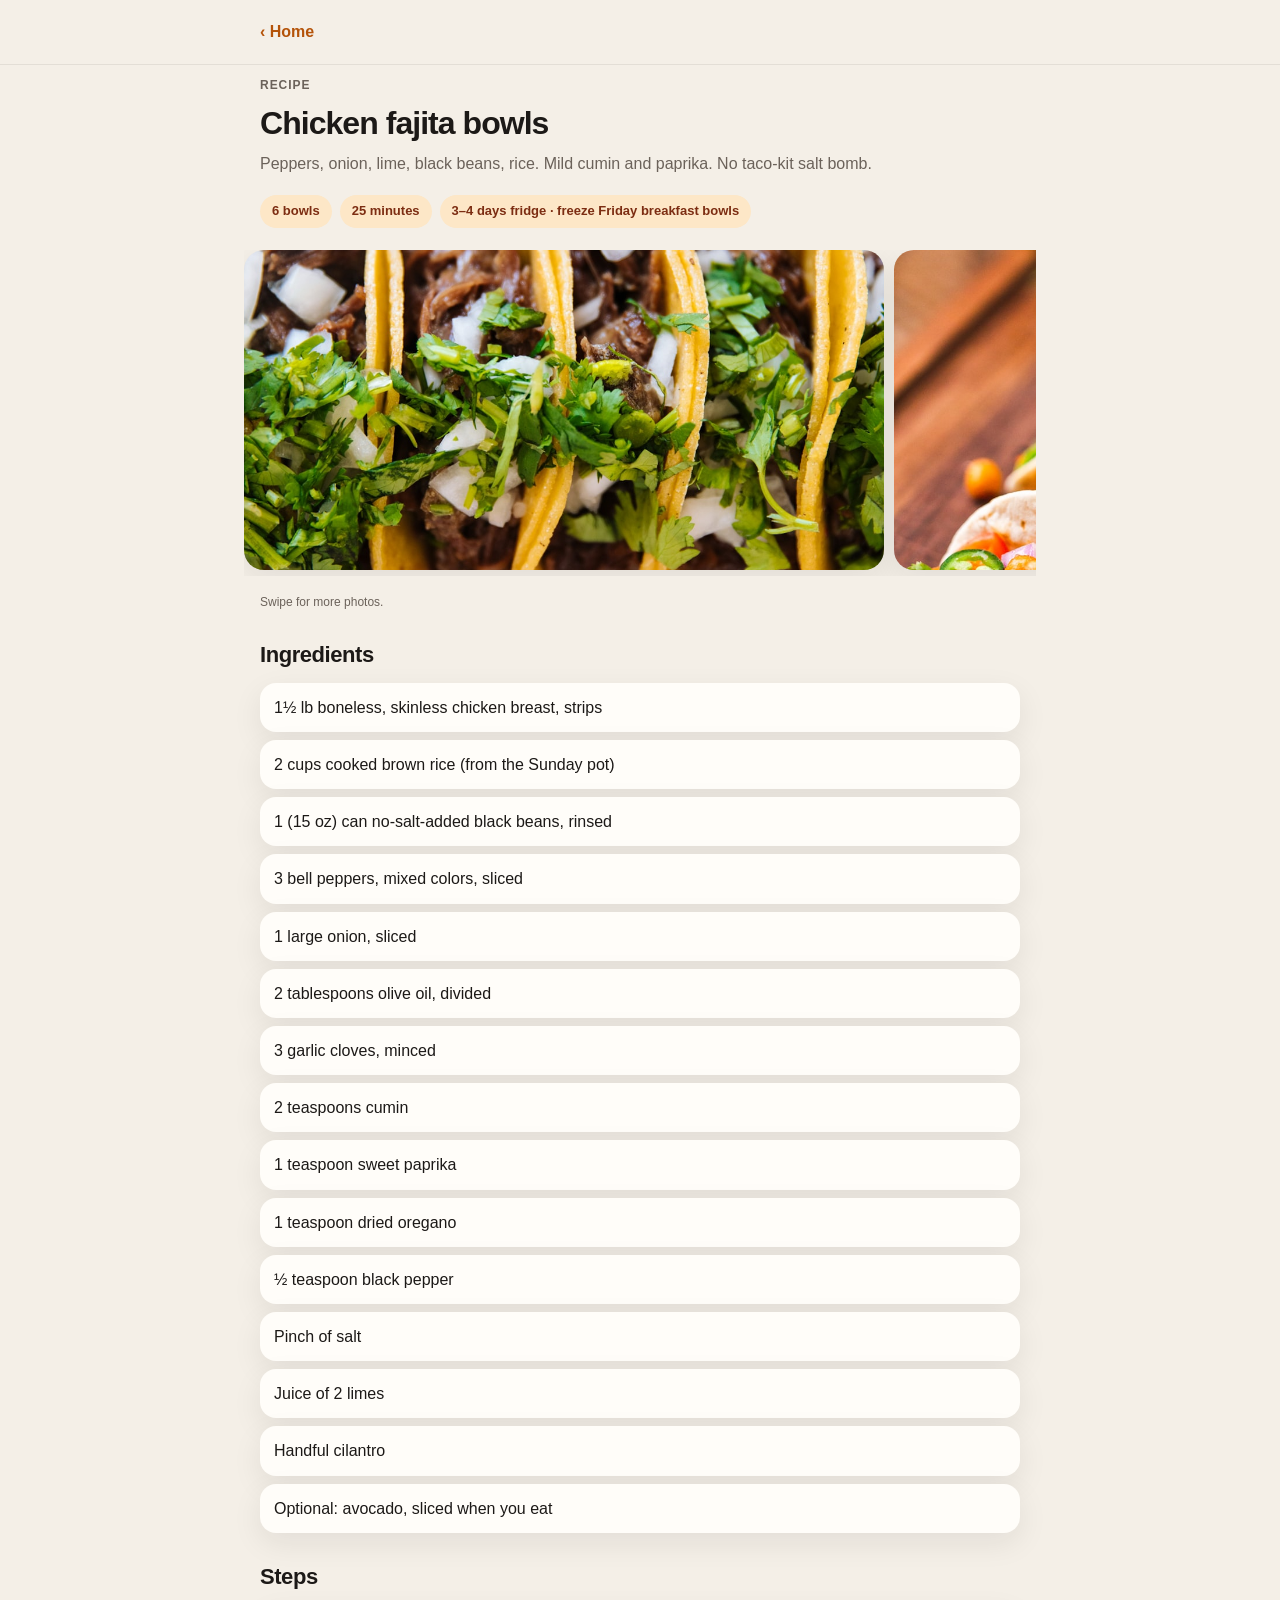
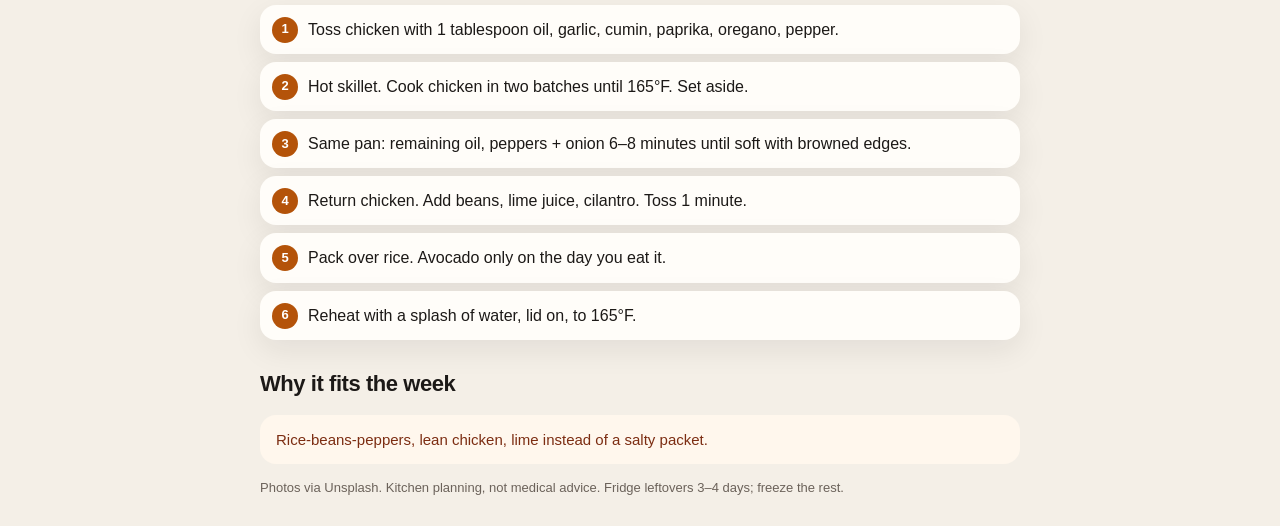
<file: recipes/fajitas.html>
<!doctype html>
<html lang="en">
<head>
<meta charset="utf-8">
<meta name="viewport" content="width=device-width, initial-scale=1, viewport-fit=cover">
<meta name="theme-color" content="#f4efe7">
<meta name="apple-mobile-web-app-capable" content="yes">
<title>Chicken fajita bowls</title>
<link rel="stylesheet" href="../css/app.css">
</head>
<body>
<header class="app"><div class="wrap"><a class="back" href="../index.html">‹ Home</a></div></header>
<main class="wrap">

<p class="kicker">Recipe</p>
<h1>Chicken fajita bowls</h1>
<p class="lede">Peppers, onion, lime, black beans, rice. Mild cumin and paprika. No taco-kit salt bomb.</p>
<div class="pills">
  <span class="pill">6 bowls</span>
  <span class="pill">25 minutes</span>
  <span class="pill">3–4 days fridge · freeze Friday breakfast bowls</span>
</div>
<div class="gallery"><img src="../images/fajita-1.jpg" alt="Chicken fajita bowls 1">
<img src="../images/fajita-2.jpg" alt="Chicken fajita bowls 2">
<img src="../images/fajita-3.jpg" alt="Chicken fajita bowls 3"></div>
<p class="photo-credit">Swipe for more photos.</p>
<h2>Ingredients</h2>
<ul class="ing"><li>1½ lb boneless, skinless chicken breast, strips</li>
<li>2 cups cooked brown rice (from the Sunday pot)</li>
<li>1 (15 oz) can no-salt-added black beans, rinsed</li>
<li>3 bell peppers, mixed colors, sliced</li>
<li>1 large onion, sliced</li>
<li>2 tablespoons olive oil, divided</li>
<li>3 garlic cloves, minced</li>
<li>2 teaspoons cumin</li>
<li>1 teaspoon sweet paprika</li>
<li>1 teaspoon dried oregano</li>
<li>½ teaspoon black pepper</li>
<li>Pinch of salt</li>
<li>Juice of 2 limes</li>
<li>Handful cilantro</li>
<li>Optional: avocado, sliced when you eat</li></ul>
<h2>Steps</h2>
<ol class="steps"><li>Toss chicken with 1 tablespoon oil, garlic, cumin, paprika, oregano, pepper.</li>
<li>Hot skillet. Cook chicken in two batches until 165°F. Set aside.</li>
<li>Same pan: remaining oil, peppers + onion 6–8 minutes until soft with browned edges.</li>
<li>Return chicken. Add beans, lime juice, cilantro. Toss 1 minute.</li>
<li>Pack over rice. Avocado only on the day you eat it.</li>
<li>Reheat with a splash of water, lid on, to 165°F.</li></ol>
<h2>Why it fits the week</h2>
<p class="note">Rice-beans-peppers, lean chicken, lime instead of a salty packet.</p>

</main>
<footer class="wrap">Photos via Unsplash. Kitchen planning, not medical advice. Fridge leftovers 3–4 days; freeze the rest.</footer>
</body>
</html>
</file>
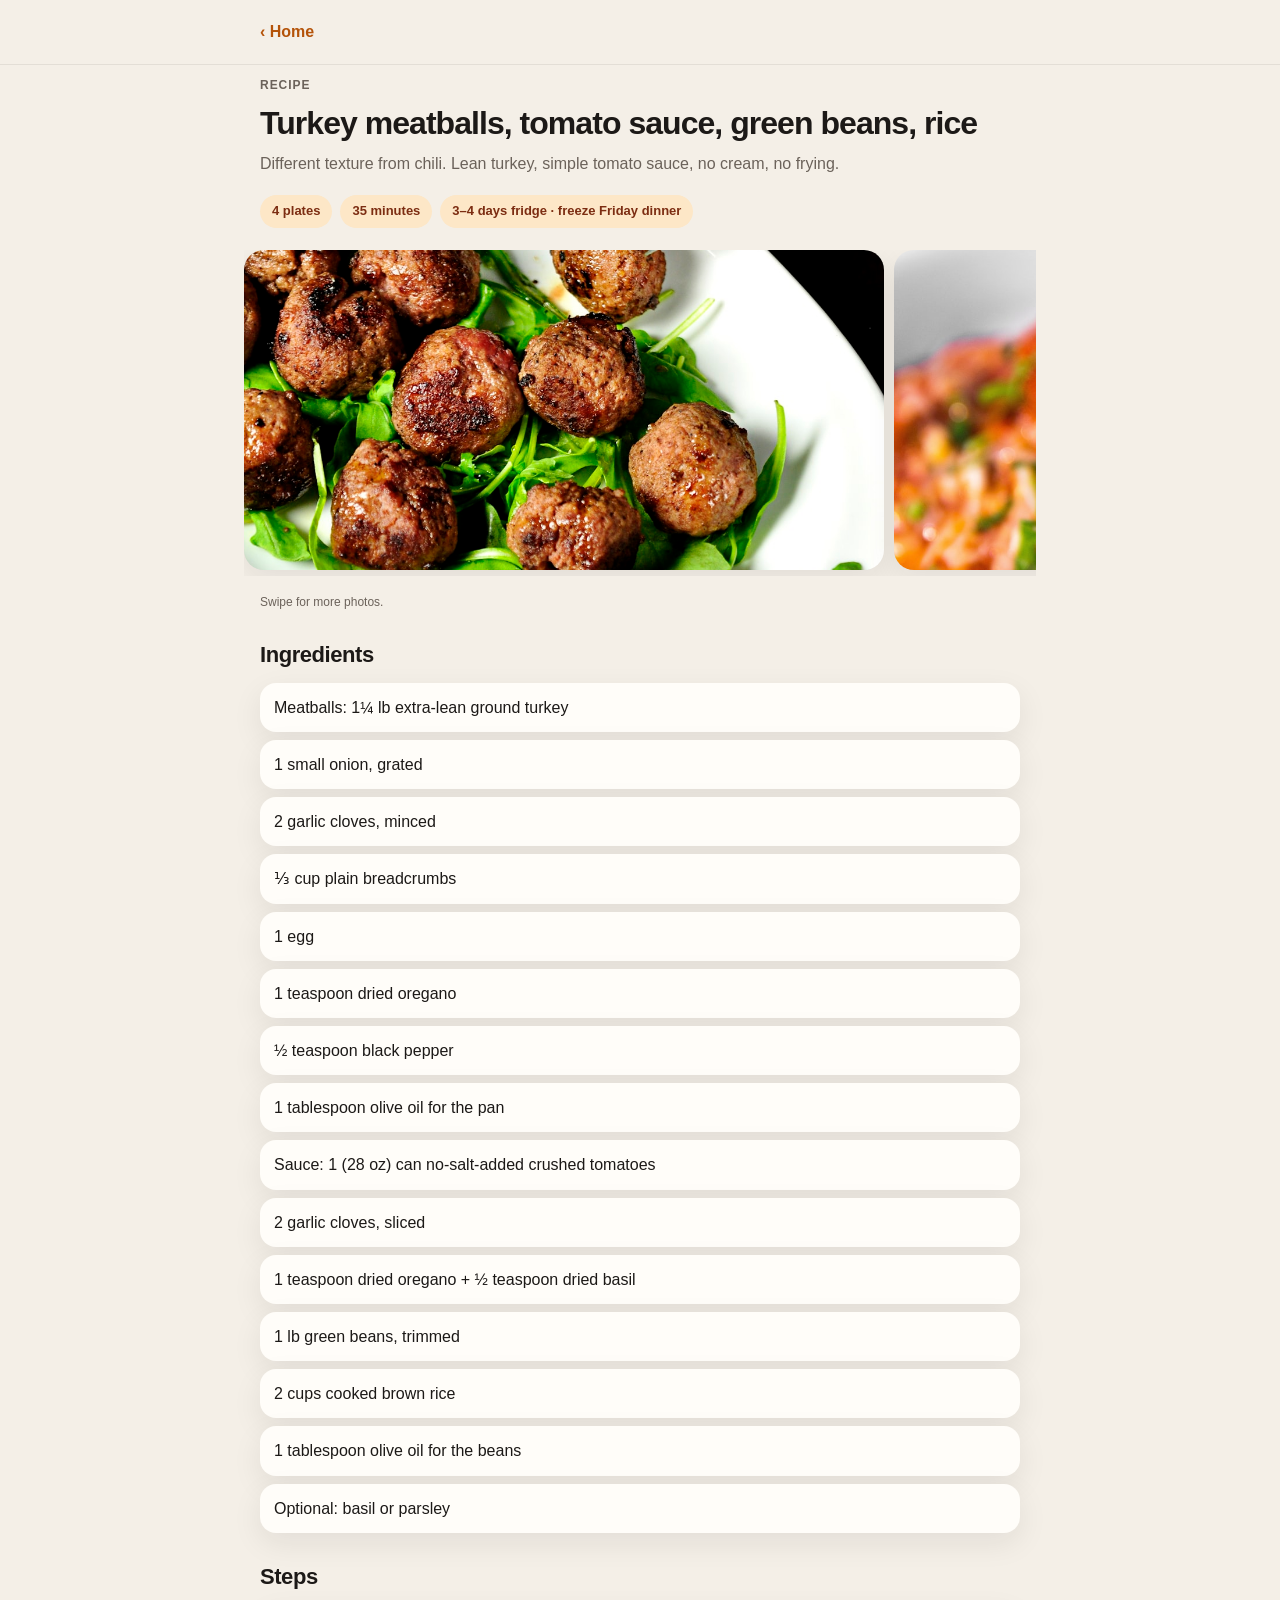
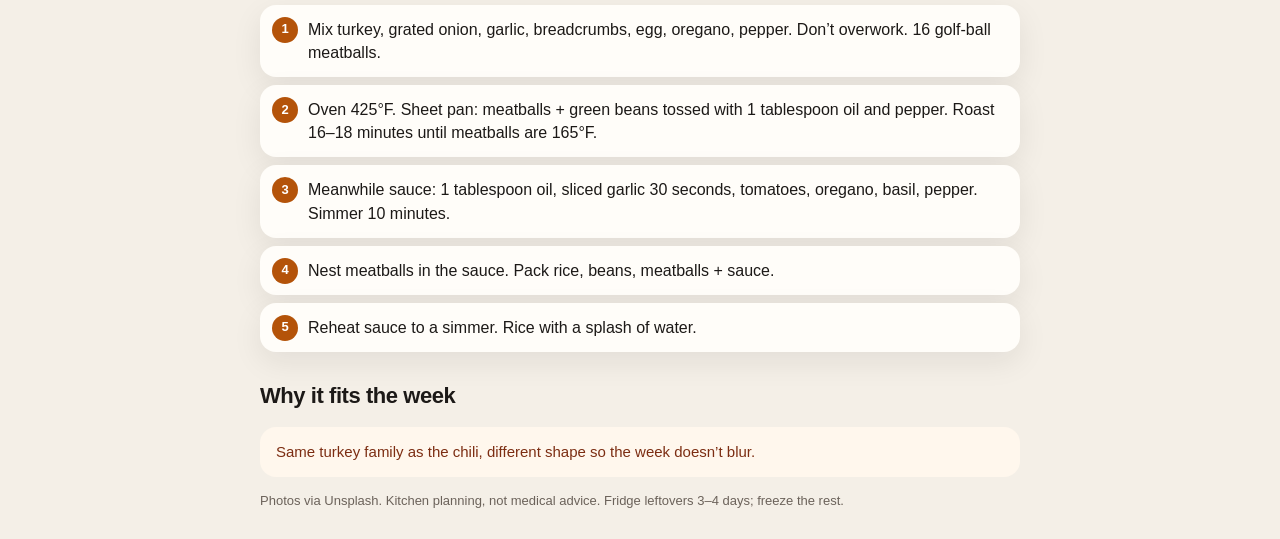
<file: recipes/meatballs.html>
<!doctype html>
<html lang="en">
<head>
<meta charset="utf-8">
<meta name="viewport" content="width=device-width, initial-scale=1, viewport-fit=cover">
<meta name="theme-color" content="#f4efe7">
<meta name="apple-mobile-web-app-capable" content="yes">
<title>Turkey meatballs, tomato sauce, green beans, rice</title>
<link rel="stylesheet" href="../css/app.css">
</head>
<body>
<header class="app"><div class="wrap"><a class="back" href="../index.html">‹ Home</a></div></header>
<main class="wrap">

<p class="kicker">Recipe</p>
<h1>Turkey meatballs, tomato sauce, green beans, rice</h1>
<p class="lede">Different texture from chili. Lean turkey, simple tomato sauce, no cream, no frying.</p>
<div class="pills">
  <span class="pill">4 plates</span>
  <span class="pill">35 minutes</span>
  <span class="pill">3–4 days fridge · freeze Friday dinner</span>
</div>
<div class="gallery"><img src="../images/meatballs-1.jpg" alt="Turkey meatballs, tomato sauce, green beans, rice 1">
<img src="../images/meatballs-2.jpg" alt="Turkey meatballs, tomato sauce, green beans, rice 2">
<img src="../images/meatballs-3.jpg" alt="Turkey meatballs, tomato sauce, green beans, rice 3"></div>
<p class="photo-credit">Swipe for more photos.</p>
<h2>Ingredients</h2>
<ul class="ing"><li>Meatballs: 1¼ lb extra-lean ground turkey</li>
<li>1 small onion, grated</li>
<li>2 garlic cloves, minced</li>
<li>⅓ cup plain breadcrumbs</li>
<li>1 egg</li>
<li>1 teaspoon dried oregano</li>
<li>½ teaspoon black pepper</li>
<li>1 tablespoon olive oil for the pan</li>
<li>Sauce: 1 (28 oz) can no-salt-added crushed tomatoes</li>
<li>2 garlic cloves, sliced</li>
<li>1 teaspoon dried oregano + ½ teaspoon dried basil</li>
<li>1 lb green beans, trimmed</li>
<li>2 cups cooked brown rice</li>
<li>1 tablespoon olive oil for the beans</li>
<li>Optional: basil or parsley</li></ul>
<h2>Steps</h2>
<ol class="steps"><li>Mix turkey, grated onion, garlic, breadcrumbs, egg, oregano, pepper. Don’t overwork. 16 golf-ball meatballs.</li>
<li>Oven 425°F. Sheet pan: meatballs + green beans tossed with 1 tablespoon oil and pepper. Roast 16–18 minutes until meatballs are 165°F.</li>
<li>Meanwhile sauce: 1 tablespoon oil, sliced garlic 30 seconds, tomatoes, oregano, basil, pepper. Simmer 10 minutes.</li>
<li>Nest meatballs in the sauce. Pack rice, beans, meatballs + sauce.</li>
<li>Reheat sauce to a simmer. Rice with a splash of water.</li></ol>
<h2>Why it fits the week</h2>
<p class="note">Same turkey family as the chili, different shape so the week doesn’t blur.</p>

</main>
<footer class="wrap">Photos via Unsplash. Kitchen planning, not medical advice. Fridge leftovers 3–4 days; freeze the rest.</footer>
</body>
</html>
</file>
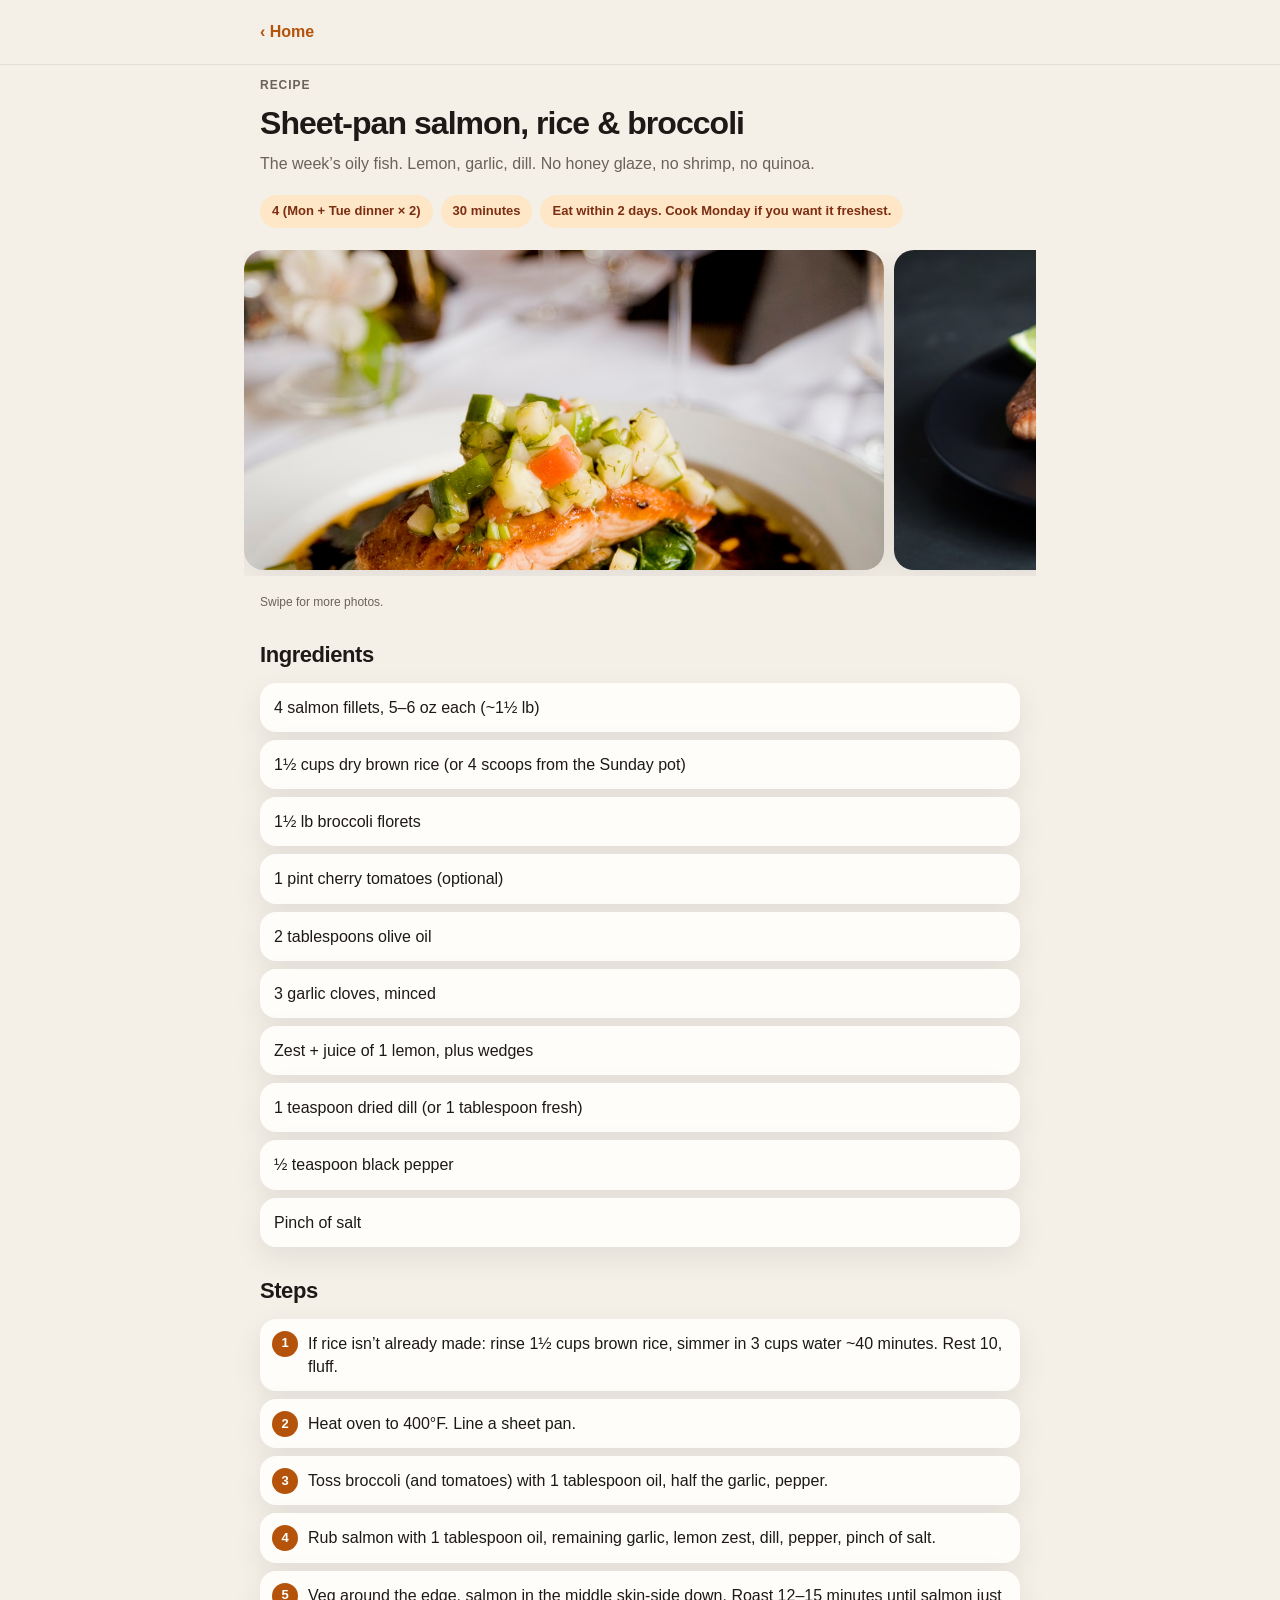
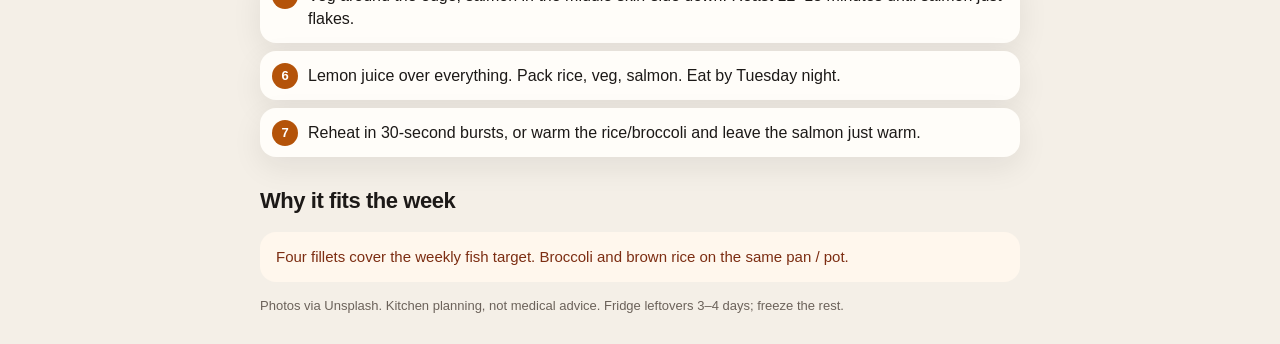
<file: recipes/salmon.html>
<!doctype html>
<html lang="en">
<head>
<meta charset="utf-8">
<meta name="viewport" content="width=device-width, initial-scale=1, viewport-fit=cover">
<meta name="theme-color" content="#f4efe7">
<meta name="apple-mobile-web-app-capable" content="yes">
<title>Sheet-pan salmon, rice &amp; broccoli</title>
<link rel="stylesheet" href="../css/app.css">
</head>
<body>
<header class="app"><div class="wrap"><a class="back" href="../index.html">‹ Home</a></div></header>
<main class="wrap">

<p class="kicker">Recipe</p>
<h1>Sheet-pan salmon, rice &amp; broccoli</h1>
<p class="lede">The week’s oily fish. Lemon, garlic, dill. No honey glaze, no shrimp, no quinoa.</p>
<div class="pills">
  <span class="pill">4 (Mon + Tue dinner × 2)</span>
  <span class="pill">30 minutes</span>
  <span class="pill">Eat within 2 days. Cook Monday if you want it freshest.</span>
</div>
<div class="gallery"><img src="../images/salmon-1.jpg" alt="Sheet-pan salmon, rice &amp; broccoli 1">
<img src="../images/salmon-2.jpg" alt="Sheet-pan salmon, rice &amp; broccoli 2">
<img src="../images/salmon-3.jpg" alt="Sheet-pan salmon, rice &amp; broccoli 3"></div>
<p class="photo-credit">Swipe for more photos.</p>
<h2>Ingredients</h2>
<ul class="ing"><li>4 salmon fillets, 5–6 oz each (~1½ lb)</li>
<li>1½ cups dry brown rice (or 4 scoops from the Sunday pot)</li>
<li>1½ lb broccoli florets</li>
<li>1 pint cherry tomatoes (optional)</li>
<li>2 tablespoons olive oil</li>
<li>3 garlic cloves, minced</li>
<li>Zest + juice of 1 lemon, plus wedges</li>
<li>1 teaspoon dried dill (or 1 tablespoon fresh)</li>
<li>½ teaspoon black pepper</li>
<li>Pinch of salt</li></ul>
<h2>Steps</h2>
<ol class="steps"><li>If rice isn’t already made: rinse 1½ cups brown rice, simmer in 3 cups water ~40 minutes. Rest 10, fluff.</li>
<li>Heat oven to 400°F. Line a sheet pan.</li>
<li>Toss broccoli (and tomatoes) with 1 tablespoon oil, half the garlic, pepper.</li>
<li>Rub salmon with 1 tablespoon oil, remaining garlic, lemon zest, dill, pepper, pinch of salt.</li>
<li>Veg around the edge, salmon in the middle skin-side down. Roast 12–15 minutes until salmon just flakes.</li>
<li>Lemon juice over everything. Pack rice, veg, salmon. Eat by Tuesday night.</li>
<li>Reheat in 30-second bursts, or warm the rice/broccoli and leave the salmon just warm.</li></ol>
<h2>Why it fits the week</h2>
<p class="note">Four fillets cover the weekly fish target. Broccoli and brown rice on the same pan / pot.</p>

</main>
<footer class="wrap">Photos via Unsplash. Kitchen planning, not medical advice. Fridge leftovers 3–4 days; freeze the rest.</footer>
</body>
</html>
</file>
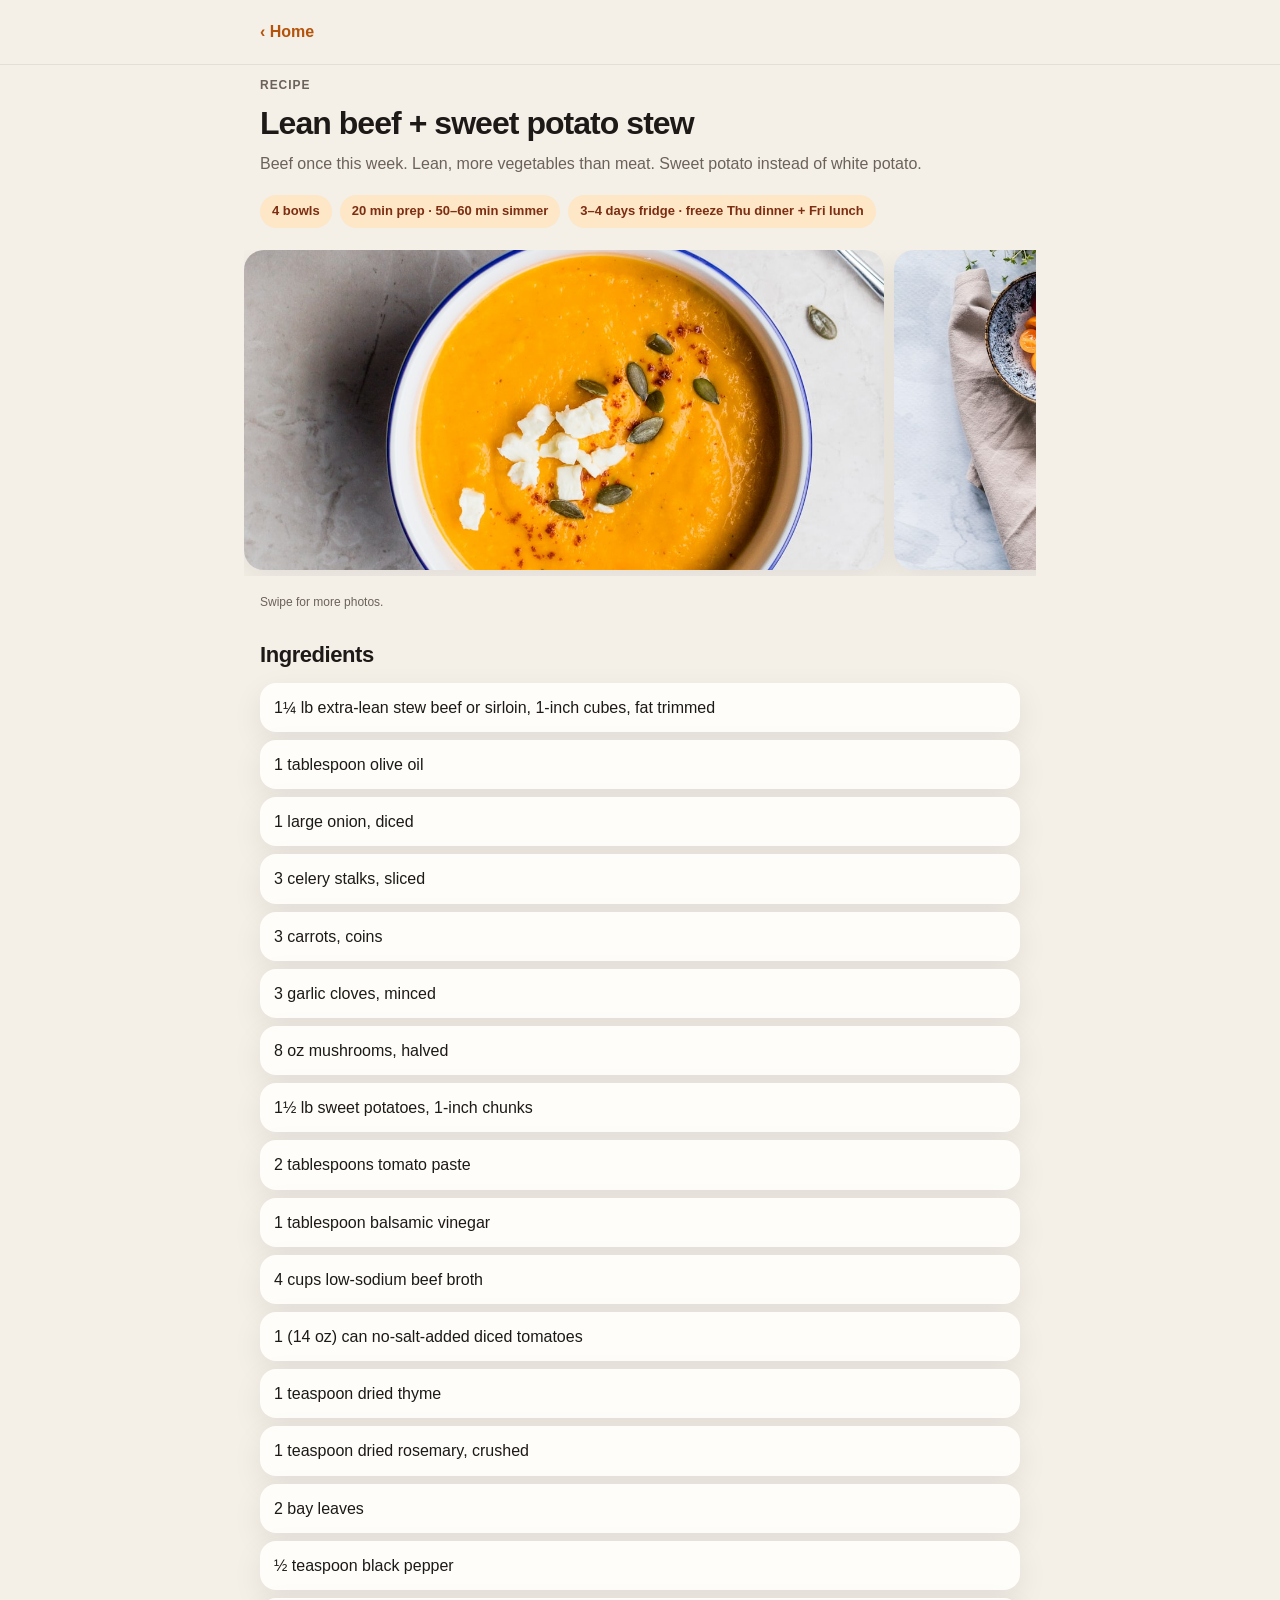
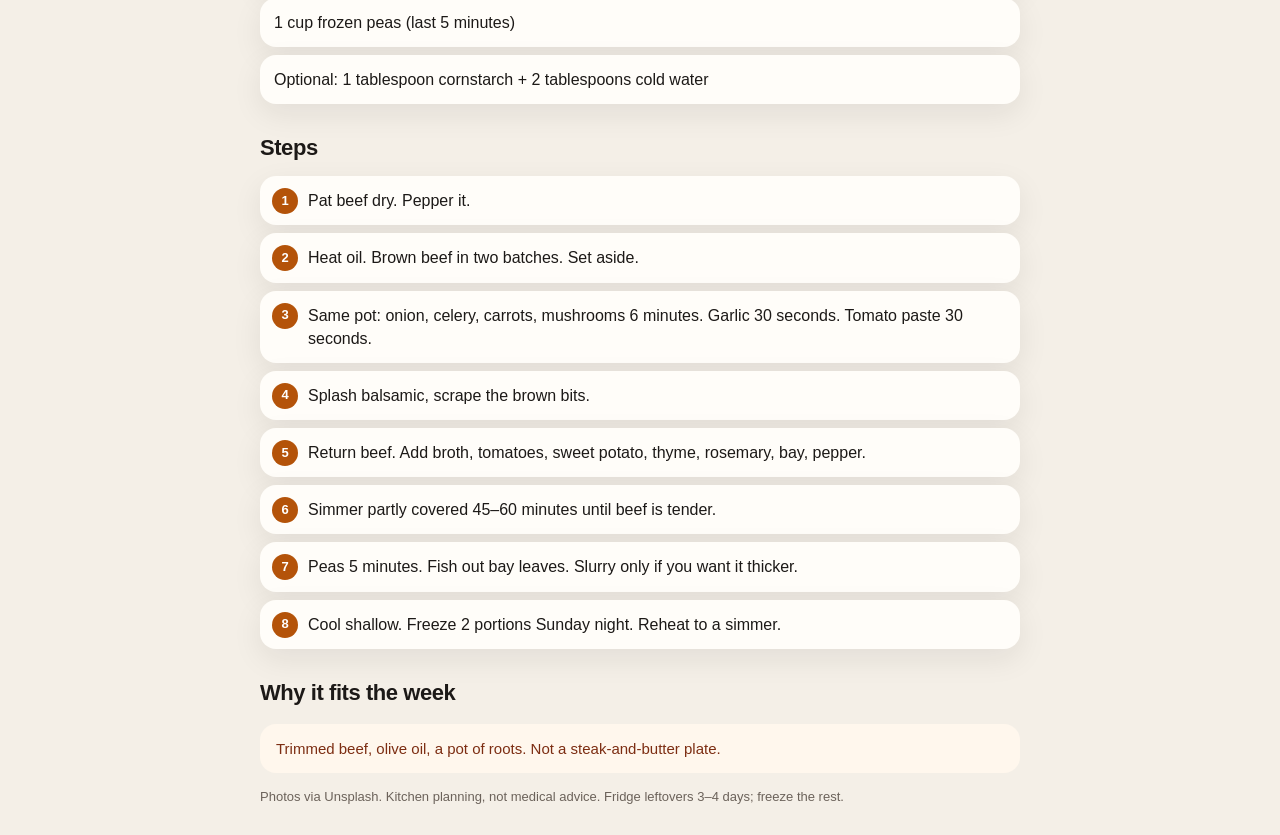
<file: recipes/stew.html>
<!doctype html>
<html lang="en">
<head>
<meta charset="utf-8">
<meta name="viewport" content="width=device-width, initial-scale=1, viewport-fit=cover">
<meta name="theme-color" content="#f4efe7">
<meta name="apple-mobile-web-app-capable" content="yes">
<title>Lean beef + sweet potato stew</title>
<link rel="stylesheet" href="../css/app.css">
</head>
<body>
<header class="app"><div class="wrap"><a class="back" href="../index.html">‹ Home</a></div></header>
<main class="wrap">

<p class="kicker">Recipe</p>
<h1>Lean beef + sweet potato stew</h1>
<p class="lede">Beef once this week. Lean, more vegetables than meat. Sweet potato instead of white potato.</p>
<div class="pills">
  <span class="pill">4 bowls</span>
  <span class="pill">20 min prep · 50–60 min simmer</span>
  <span class="pill">3–4 days fridge · freeze Thu dinner + Fri lunch</span>
</div>
<div class="gallery"><img src="../images/stew-1.jpg" alt="Lean beef + sweet potato stew 1">
<img src="../images/stew-2.jpg" alt="Lean beef + sweet potato stew 2">
<img src="../images/stew-3.jpg" alt="Lean beef + sweet potato stew 3"></div>
<p class="photo-credit">Swipe for more photos.</p>
<h2>Ingredients</h2>
<ul class="ing"><li>1¼ lb extra-lean stew beef or sirloin, 1-inch cubes, fat trimmed</li>
<li>1 tablespoon olive oil</li>
<li>1 large onion, diced</li>
<li>3 celery stalks, sliced</li>
<li>3 carrots, coins</li>
<li>3 garlic cloves, minced</li>
<li>8 oz mushrooms, halved</li>
<li>1½ lb sweet potatoes, 1-inch chunks</li>
<li>2 tablespoons tomato paste</li>
<li>1 tablespoon balsamic vinegar</li>
<li>4 cups low-sodium beef broth</li>
<li>1 (14 oz) can no-salt-added diced tomatoes</li>
<li>1 teaspoon dried thyme</li>
<li>1 teaspoon dried rosemary, crushed</li>
<li>2 bay leaves</li>
<li>½ teaspoon black pepper</li>
<li>1 cup frozen peas (last 5 minutes)</li>
<li>Optional: 1 tablespoon cornstarch + 2 tablespoons cold water</li></ul>
<h2>Steps</h2>
<ol class="steps"><li>Pat beef dry. Pepper it.</li>
<li>Heat oil. Brown beef in two batches. Set aside.</li>
<li>Same pot: onion, celery, carrots, mushrooms 6 minutes. Garlic 30 seconds. Tomato paste 30 seconds.</li>
<li>Splash balsamic, scrape the brown bits.</li>
<li>Return beef. Add broth, tomatoes, sweet potato, thyme, rosemary, bay, pepper.</li>
<li>Simmer partly covered 45–60 minutes until beef is tender.</li>
<li>Peas 5 minutes. Fish out bay leaves. Slurry only if you want it thicker.</li>
<li>Cool shallow. Freeze 2 portions Sunday night. Reheat to a simmer.</li></ol>
<h2>Why it fits the week</h2>
<p class="note">Trimmed beef, olive oil, a pot of roots. Not a steak-and-butter plate.</p>

</main>
<footer class="wrap">Photos via Unsplash. Kitchen planning, not medical advice. Fridge leftovers 3–4 days; freeze the rest.</footer>
</body>
</html>
</file>
<file: css/app.css>
:root {
  --bg: #f4efe7;
  --card: #fffdf9;
  --ink: #1c1917;
  --muted: #6b625a;
  --line: rgba(28, 25, 23, 0.08);
  --accent: #b45309;
  --accent-soft: #fde7c7;
  --shadow: 0 10px 30px rgba(28, 25, 23, 0.08);
  --radius: 22px;
}
* { box-sizing: border-box; }
html, body { margin: 0; padding: 0; }
body {
  font-family: -apple-system, BlinkMacSystemFont, "SF Pro Text", "Segoe UI", sans-serif;
  background: var(--bg);
  color: var(--ink);
  line-height: 1.45;
  padding-bottom: calc(28px + env(safe-area-inset-bottom));
}
a { color: inherit; }
.wrap { width: min(760px, calc(100% - 32px)); margin: 0 auto; }
header.app {
  position: sticky; top: 0; z-index: 10;
  background: rgba(244, 239, 231, 0.9);
  -webkit-backdrop-filter: blur(16px);
  backdrop-filter: blur(16px);
  border-bottom: 1px solid var(--line);
}
header.app .wrap {
  display: flex; align-items: center; justify-content: space-between;
  min-height: 56px;
  padding: 10px 0;
}
.back {
  display: inline-flex; align-items: center; gap: 4px;
  min-height: 44px; font-size: 16px; font-weight: 600;
  text-decoration: none; color: var(--accent);
  touch-action: manipulation;
}
.kicker { font-size: 12px; letter-spacing: .08em; text-transform: uppercase; color: var(--muted); font-weight: 700; }
h1 { font-size: 32px; line-height: 1.1; letter-spacing: -0.03em; margin: 8px 0 10px; }
h2 { font-size: 22px; letter-spacing: -0.02em; margin: 28px 0 12px; }
.lede { color: var(--muted); font-size: 16px; margin: 0 0 20px; }
.pills { display: flex; flex-wrap: wrap; gap: 8px; margin: 14px 0 22px; }
.pill {
  background: var(--accent-soft); color: #7c2d12;
  border-radius: 999px; padding: 7px 12px; font-size: 13px; font-weight: 650;
}
.gallery {
  display: flex; gap: 10px; overflow-x: auto; scroll-snap-type: x mandatory;
  padding-bottom: 6px; margin: 0 -16px 8px; padding-left: 16px; padding-right: 16px;
  -webkit-overflow-scrolling: touch;
}
.gallery img {
  width: min(86vw, 640px); height: 240px; object-fit: cover;
  border-radius: 20px; scroll-snap-align: start; flex: 0 0 auto;
  box-shadow: var(--shadow); background: #ddd;
}
.hero-card, .card, .recipe-card {
  background: var(--card); border-radius: var(--radius);
  box-shadow: var(--shadow); overflow: hidden;
}
.recipe-card img { width: 100%; height: 168px; object-fit: cover; display: block; }
.recipe-card .body, .card .body { padding: 16px 16px 18px; }
.recipe-card h3 { margin: 0 0 6px; font-size: 20px; letter-spacing: -0.02em; }
.recipe-card p { margin: 0; color: var(--muted); font-size: 15px; }
.grid { display: grid; gap: 14px; }
.week {
  width: 100%; border-collapse: collapse; font-size: 14px;
  background: var(--card); border-radius: 18px; overflow: hidden;
  box-shadow: var(--shadow);
}
.week th, .week td { padding: 12px 10px; text-align: left; border-bottom: 1px solid var(--line); vertical-align: top; }
.week th { font-size: 12px; text-transform: uppercase; letter-spacing: .06em; color: var(--muted); }
.week a { color: var(--accent); font-weight: 650; text-decoration: none; }
.ing, .steps { list-style: none; padding: 0; margin: 0; }
.ing li, .steps li {
  background: var(--card); border-radius: 16px; padding: 13px 14px;
  margin-bottom: 8px; box-shadow: var(--shadow); font-size: 16px;
}
.steps { counter-reset: step; }
.steps li { padding-left: 48px; position: relative; }
.steps li::before {
  counter-increment: step; content: counter(step);
  position: absolute; left: 12px; top: 12px;
  width: 26px; height: 26px; border-radius: 50%;
  background: var(--accent); color: white; font-size: 13px; font-weight: 700;
  display: grid; place-items: center;
}
.note {
  background: #fff7ed; border-radius: 16px; padding: 14px 16px;
  color: #7c2d12; font-size: 15px;
}
.photo-credit { font-size: 12px; color: var(--muted); margin: 18px 0 0; }
footer { margin: 36px 0 10px; color: var(--muted); font-size: 13px; }

.cook-now-link {
  display: block;
  text-decoration: none;
  margin: 0 0 22px;
  border: 2px solid #fde7c7;
}
.cook-now-link h3 { margin: 0 0 6px; font-size: 22px; letter-spacing: -0.02em; }
.cook-now-link p { margin: 0; color: var(--muted); font-size: 16px; }
.cook-now-link:active { transform: scale(0.995); }

.when {
  display: inline-block;
  font-size: 12px;
  font-weight: 700;
  letter-spacing: 0.04em;
  text-transform: uppercase;
  color: #7c2d12;
  background: var(--accent-soft);
  border-radius: 999px;
  padding: 4px 10px;
  margin: 0 6px 6px 0;
}
.station-grid { display: grid; gap: 8px; }
.station {
  background: var(--card);
  border-radius: 16px;
  padding: 14px 16px;
  box-shadow: var(--shadow);
  font-size: 16px;
}
.station b { display: block; font-size: 13px; letter-spacing: 0.04em; text-transform: uppercase; color: var(--muted); margin-bottom: 4px; }
.check { list-style: none; padding: 0; margin: 0; }
.check li {
  display: grid;
  grid-template-columns: 28px minmax(0, 1fr);
  gap: 12px;
  align-items: start;
  min-height: 48px;
  padding: 14px;
  background: var(--card);
  border-radius: 16px;
  margin-bottom: 8px;
  box-shadow: var(--shadow);
  font-size: 16px;
  line-height: 1.4;
  touch-action: manipulation;
  cursor: pointer;
  -webkit-user-select: none;
  user-select: none;
}
.check li:active { transform: scale(0.995); }
.check li.on { opacity: 0.55; }
.check li.on .txt { text-decoration: line-through; }
.check .box {
  width: 26px;
  height: 26px;
  margin-top: 1px;
  border-radius: 8px;
  border: 2px solid var(--accent);
  background: transparent;
}
.check li.on .box { background: var(--accent); }
.check .sub { display: block; color: var(--muted); font-size: 15px; margin-top: 4px; }
.toolbar-row {
  display: flex;
  gap: 8px;
  margin: 8px 0 16px;
}
.reset {
  min-height: 44px;
  padding: 0 16px;
  border: 0;
  border-radius: 12px;
  background: var(--accent-soft);
  color: #7c2d12;
  font-size: 16px;
  font-weight: 650;
  touch-action: manipulation;
}
.reset:active { transform: scale(0.97); }
.dish-links a {
  display: flex;
  align-items: center;
  min-height: 48px;
  padding: 12px 14px;
  background: var(--card);
  border-radius: 16px;
  box-shadow: var(--shadow);
  text-decoration: none;
  font-size: 16px;
  font-weight: 650;
  color: var(--accent);
  margin-bottom: 8px;
  touch-action: manipulation;
}
@media (prefers-reduced-motion: reduce) {
  .check li, .reset, .cook-now-link, .dish-links a { transform: none !important; }
}
@media (prefers-reduced-transparency: reduce) {
  header.app {
    background: var(--bg) !important;
    -webkit-backdrop-filter: none !important;
    backdrop-filter: none !important;
  }
}
@media (min-width: 700px) {
  .gallery img { height: 320px; }
  .grid.cards { grid-template-columns: 1fr 1fr; }
}
</file>
